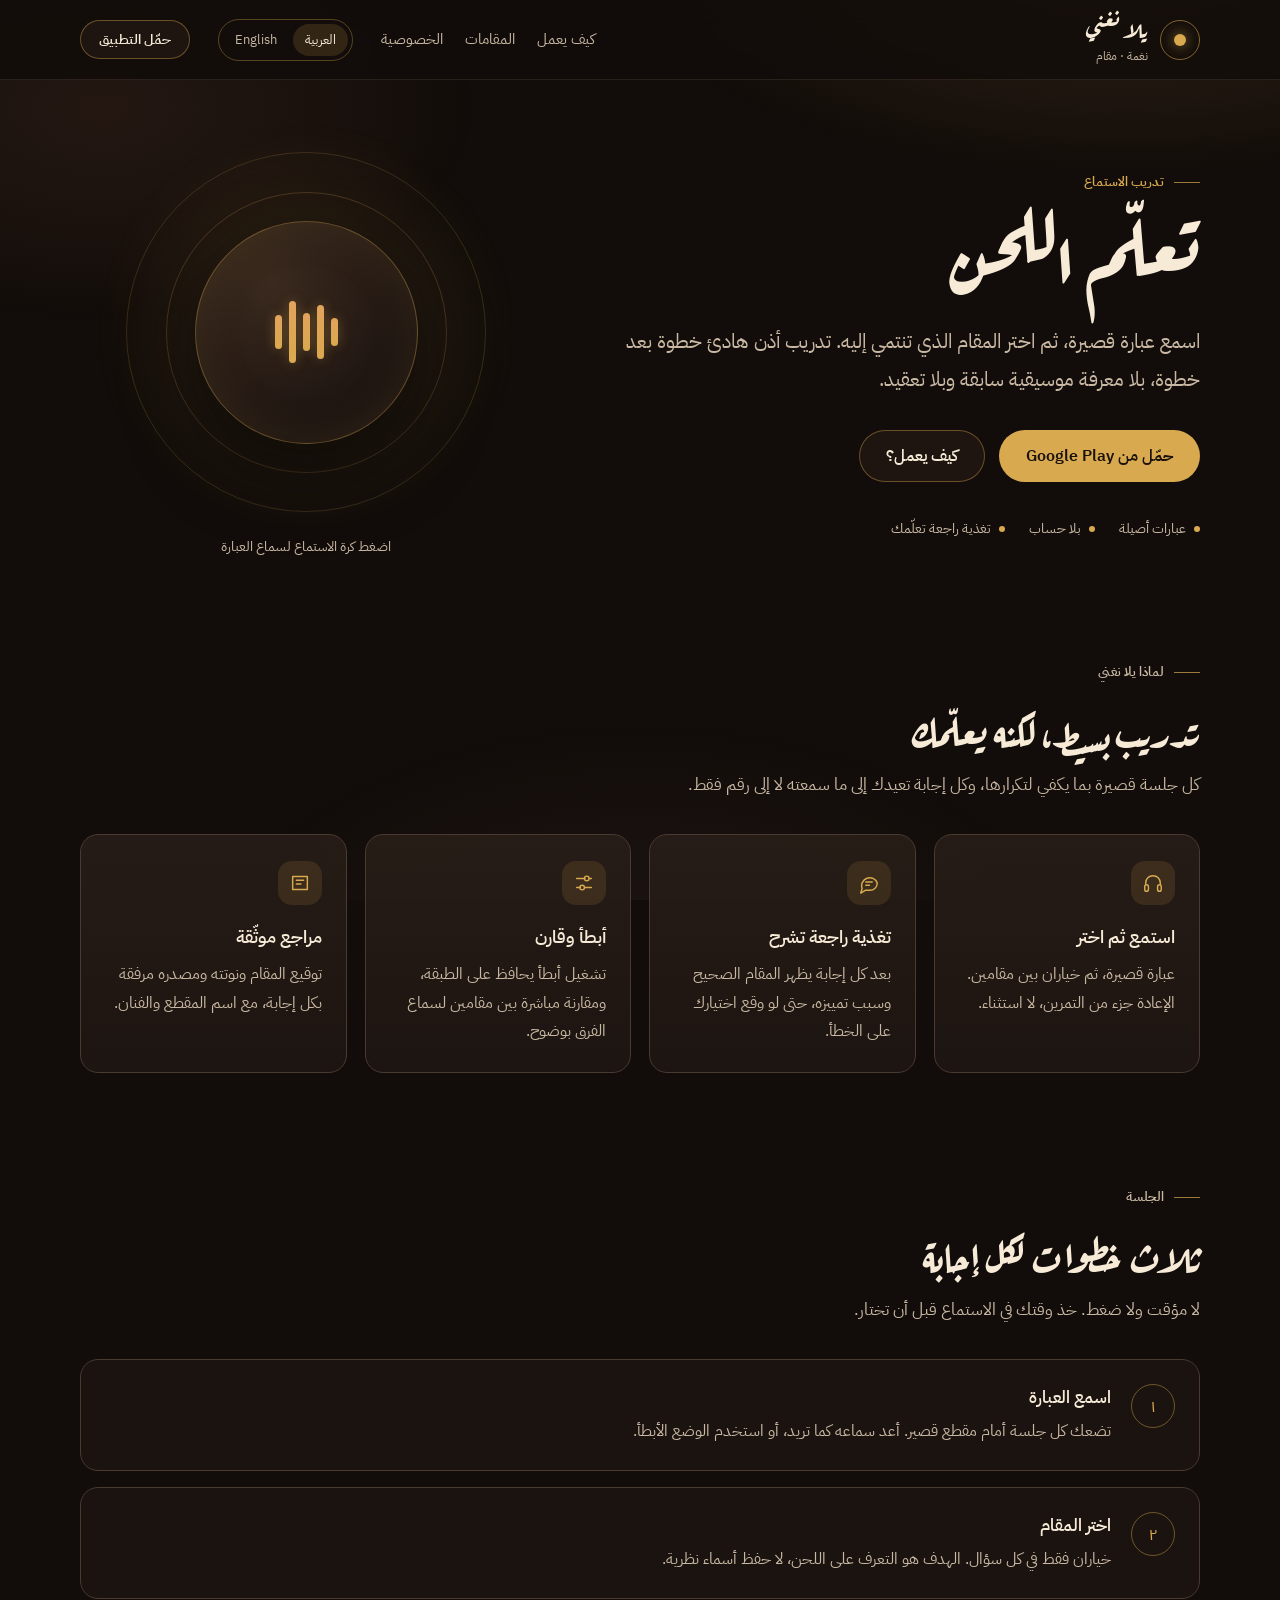
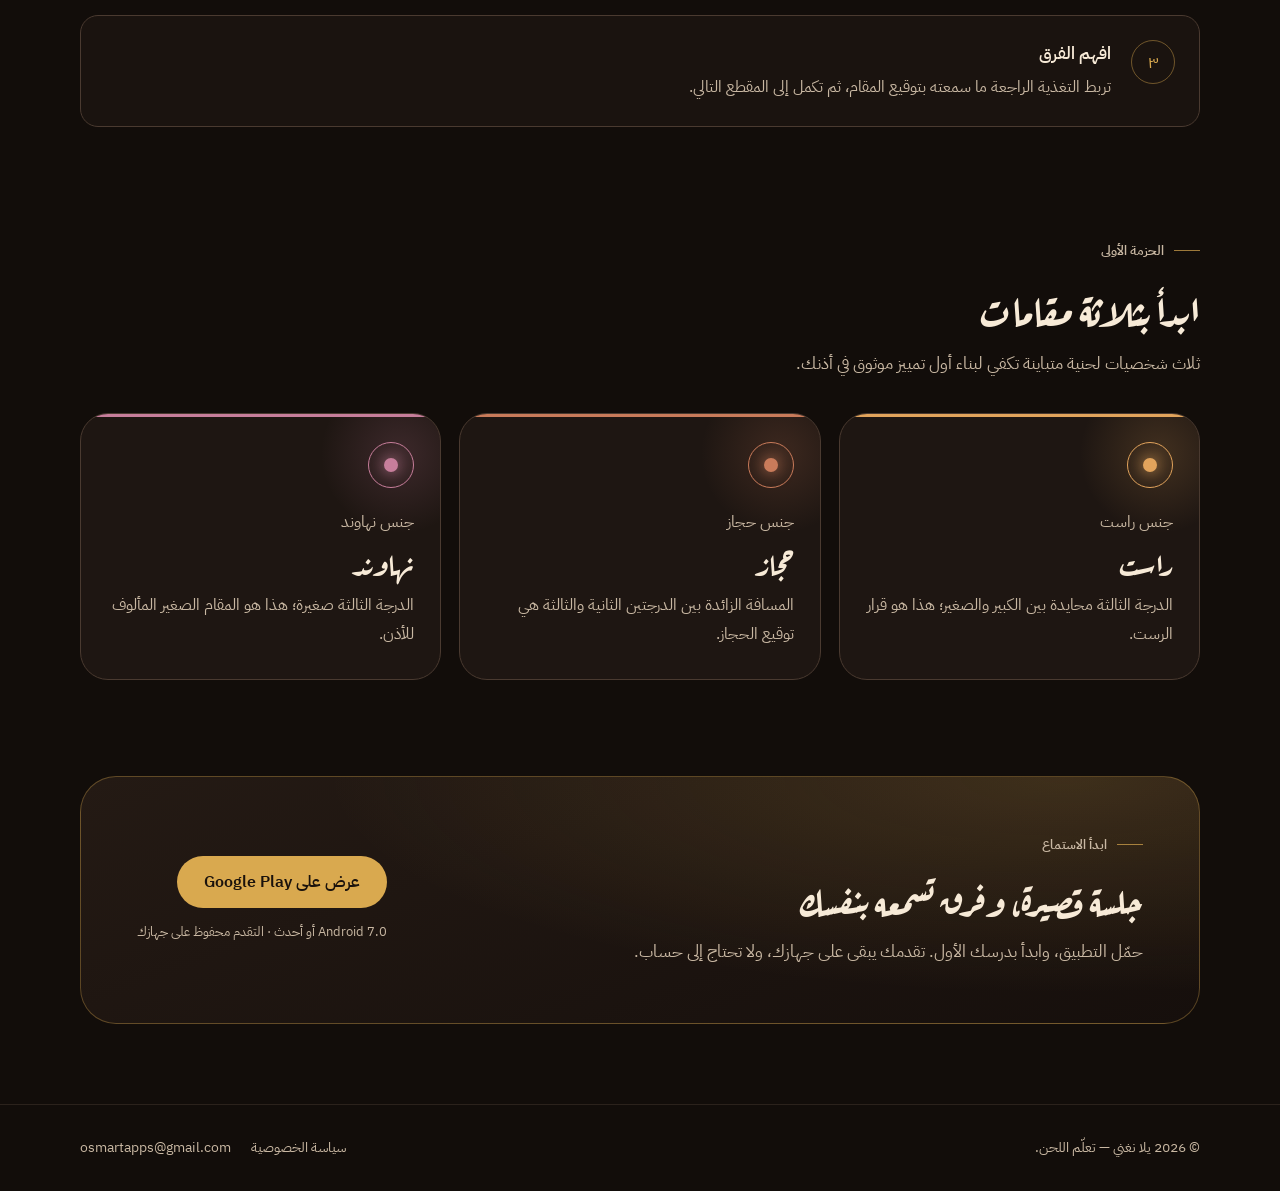
<file: site/public/index.html>
<!DOCTYPE html>
<html lang="ar" dir="rtl">
<head>
  <meta charset="utf-8">
  <meta name="viewport" content="width=device-width, initial-scale=1">
  <title>يلا نغني — تعلّم اللحن</title>
  <meta name="description" content="تطبيق يلا نغني لتدريب الأذن على المقامات: اسمع عبارة قصيرة، ثم اختر المقام. بلا حساب، وبتغذية راجعة تعلّمك الفرق.">
  <meta name="theme-color" content="#120d0a">
  <meta property="og:type" content="website">
  <meta property="og:title" content="يلا نغني — تعلّم اللحن">
  <meta property="og:description" content="اسمع العبارة، ثم اختر المقام. تدريب أذن عربي هادئ بتغذية راجعة تعلّمك.">
  <meta property="og:locale" content="ar_AR">
  <meta property="og:locale:alternate" content="en_US">
  <link rel="alternate" hreflang="ar" href="https://yallanganee-73906702.web.app/">
  <link rel="alternate" hreflang="en" href="https://yallanganee-73906702.web.app/en/">
  <link rel="alternate" hreflang="x-default" href="https://yallanganee-73906702.web.app/">
  <link rel="icon" href="data:image/svg+xml,%3Csvg xmlns='http://www.w3.org/2000/svg' viewBox='0 0 64 64'%3E%3Crect width='64' height='64' rx='14' fill='%23120d0a'/%3E%3Ccircle cx='32' cy='32' r='18' fill='none' stroke='%23d9a94f' stroke-width='2.5'/%3E%3Ccircle cx='32' cy='32' r='7' fill='%23d9a94f'/%3E%3C/svg%3E">
  <link rel="preload" href="assets/fonts/ArefRuqaa-Bold.ttf" as="font" type="font/ttf" crossorigin>
  <link rel="stylesheet" href="assets/css/site.css">
</head>
<body>
  <a class="skip-link" href="#main">تجاوز إلى المحتوى</a>

  <header class="site-header">
    <div class="wrap header-inner">
      <a class="brand" href="index.html" aria-label="يلا نغني — الرئيسية">
        <span class="brand-mark" aria-hidden="true"></span>
        <span>
          <span class="brand-name">يلا نغني</span>
          <span class="brand-tag">نغمة · مقام</span>
        </span>
      </a>
      <nav class="site-nav" aria-label="التنقل الرئيسي">
        <a href="#how">كيف يعمل</a>
        <a href="#maqams">المقامات</a>
        <a href="privacy.html">الخصوصية</a>
      </nav>
      <div class="lang-switch" role="group" aria-label="اللغة">
        <a href="index.html" lang="ar" hreflang="ar" aria-current="true">العربية</a>
        <a href="en/index.html" lang="en" hreflang="en">English</a>
      </div>
      <a class="btn btn-small btn-ghost" href="#download">حمّل التطبيق</a>
    </div>
  </header>

  <main id="main">
    <section class="hero">
      <div class="wrap hero-grid">
        <div>
          <p class="kicker">تدريب الاستماع</p>
          <h1>تعلّم اللحن</h1>
          <p class="lede">
            اسمع عبارة قصيرة، ثم اختر المقام الذي تنتمي إليه. تدريب أذن هادئ خطوة بعد
            خطوة، بلا معرفة موسيقية سابقة وبلا تعقيد.
          </p>
          <div class="hero-actions">
            <a class="btn btn-primary" href="https://play.google.com/store/apps/details?id=com.osmartapps.yallanghanee">
              حمّل من Google Play
            </a>
            <a class="btn btn-ghost" href="#how">كيف يعمل؟</a>
          </div>
          <ul class="hero-chips" aria-label="مزايا التطبيق">
            <li>عبارات أصيلة</li>
            <li>بلا حساب</li>
            <li>تغذية راجعة تعلّمك</li>
          </ul>
        </div>

        <div class="orb-stage">
          <div class="orb" aria-hidden="true">
            <span class="orb-ring orb-ring-1"></span>
            <span class="orb-ring orb-ring-2"></span>
            <span class="orb-core">
              <i></i><i></i><i></i><i></i><i></i>
            </span>
          </div>
          <p class="orb-caption">اضغط كرة الاستماع لسماع العبارة</p>
        </div>
      </div>
    </section>

    <section class="section" id="why">
      <div class="wrap">
        <div class="section-head">
          <p class="kicker">لماذا يلا نغني</p>
          <h2>تدريب بسيط، لكنه يعلّمك</h2>
          <p>كل جلسة قصيرة بما يكفي لتكرارها، وكل إجابة تعيدك إلى ما سمعته لا إلى رقم فقط.</p>
        </div>

        <div class="grid">
          <article class="card">
            <span class="card-icon" aria-hidden="true">
              <svg viewBox="0 0 24 24" width="22" height="22" fill="none" stroke="currentColor" stroke-width="1.6" stroke-linecap="round" stroke-linejoin="round">
                <path d="M4 14v-2a8 8 0 0 1 16 0v2"/>
                <rect x="3" y="14" width="4" height="7" rx="2"/>
                <rect x="17" y="14" width="4" height="7" rx="2"/>
              </svg>
            </span>
            <h3>استمع ثم اختر</h3>
            <p>عبارة قصيرة، ثم خياران بين مقامين. الإعادة جزء من التمرين، لا استثناء.</p>
          </article>

          <article class="card">
            <span class="card-icon" aria-hidden="true">
              <svg viewBox="0 0 24 24" width="22" height="22" fill="none" stroke="currentColor" stroke-width="1.6" stroke-linecap="round" stroke-linejoin="round">
                <path d="M21 12a8 8 0 0 1-8 8H8l-5 3 1.5-5A8 8 0 1 1 21 12Z"/>
                <path d="M8.5 11h7M8.5 14.5h4"/>
              </svg>
            </span>
            <h3>تغذية راجعة تشرح</h3>
            <p>بعد كل إجابة يظهر المقام الصحيح وسبب تمييزه، حتى لو وقع اختيارك على الخطأ.</p>
          </article>

          <article class="card">
            <span class="card-icon" aria-hidden="true">
              <svg viewBox="0 0 24 24" width="22" height="22" fill="none" stroke="currentColor" stroke-width="1.6" stroke-linecap="round" stroke-linejoin="round">
                <path d="M4 7h9M18 7h2M4 17h4M13 17h7"/>
                <circle cx="15" cy="7" r="2.5"/>
                <circle cx="10" cy="17" r="2.5"/>
              </svg>
            </span>
            <h3>أبطأ وقارن</h3>
            <p>تشغيل أبطأ يحافظ على الطبقة، ومقارنة مباشرة بين مقامين لسماع الفرق بوضوح.</p>
          </article>

          <article class="card">
            <span class="card-icon" aria-hidden="true">
              <svg viewBox="0 0 24 24" width="22" height="22" fill="none" stroke="currentColor" stroke-width="1.6" stroke-linecap="round" stroke-linejoin="round">
                <path d="M4 5h16v14H4z"/>
                <path d="M8 9h8M8 13h5"/>
              </svg>
            </span>
            <h3>مراجع موثّقة</h3>
            <p>توقيع المقام ونوتته ومصدره مرفقة بكل إجابة، مع اسم المقطع والفنان.</p>
          </article>
        </div>
      </div>
    </section>

    <section class="section" id="how">
      <div class="wrap">
        <div class="section-head">
          <p class="kicker">الجلسة</p>
          <h2>ثلاث خطوات لكل إجابة</h2>
          <p>لا مؤقت ولا ضغط. خذ وقتك في الاستماع قبل أن تختار.</p>
        </div>

        <ol class="steps">
          <li class="step">
            <div>
              <h3>اسمع العبارة</h3>
              <p>تضعك كل جلسة أمام مقطع قصير. أعد سماعه كما تريد، أو استخدم الوضع الأبطأ.</p>
            </div>
          </li>
          <li class="step">
            <div>
              <h3>اختر المقام</h3>
              <p>خياران فقط في كل سؤال. الهدف هو التعرف على اللحن، لا حفظ أسماء نظرية.</p>
            </div>
          </li>
          <li class="step">
            <div>
              <h3>افهم الفرق</h3>
              <p>تربط التغذية الراجعة ما سمعته بتوقيع المقام، ثم تكمل إلى المقطع التالي.</p>
            </div>
          </li>
        </ol>
      </div>
    </section>

    <section class="section" id="maqams">
      <div class="wrap">
        <div class="section-head">
          <p class="kicker">الحزمة الأولى</p>
          <h2>ابدأ بثلاثة مقامات</h2>
          <p>ثلاث شخصيات لحنية متباينة تكفي لبناء أول تمييز موثوق في أذنك.</p>
        </div>

        <div class="maqams">
          <article class="maqam maqam-rast">
            <span class="maqam-sigil" aria-hidden="true"></span>
            <p class="maqam-jins">جنس راست</p>
            <h3>راست</h3>
            <p>الدرجة الثالثة محايدة بين الكبير والصغير؛ هذا هو قرار الرست.</p>
          </article>

          <article class="maqam maqam-hijaz">
            <span class="maqam-sigil" aria-hidden="true"></span>
            <p class="maqam-jins">جنس حجاز</p>
            <h3>حجاز</h3>
            <p>المسافة الزائدة بين الدرجتين الثانية والثالثة هي توقيع الحجاز.</p>
          </article>

          <article class="maqam maqam-nahawand">
            <span class="maqam-sigil" aria-hidden="true"></span>
            <p class="maqam-jins">جنس نهاوند</p>
            <h3>نهاوند</h3>
            <p>الدرجة الثالثة صغيرة؛ هذا هو المقام الصغير المألوف للأذن.</p>
          </article>
        </div>
      </div>
    </section>

    <section class="download" id="download">
      <div class="wrap">
        <div class="download-panel">
          <div>
            <p class="kicker">ابدأ الاستماع</p>
            <h2>جلسة قصيرة، وفرق تسمعه بنفسك</h2>
            <p>حمّل التطبيق، وابدأ بدرسك الأول. تقدمك يبقى على جهازك، ولا تحتاج إلى حساب.</p>
          </div>
          <div class="download-actions">
            <a class="btn btn-primary" href="https://play.google.com/store/apps/details?id=com.osmartapps.yallanghanee">
              عرض على Google Play
            </a>
            <p class="fineprint">Android 7.0 أو أحدث · التقدم محفوظ على جهازك</p>
          </div>
        </div>
      </div>
    </section>
  </main>

  <footer class="site-footer">
    <div class="wrap footer-inner">
      <p>© 2026 يلا نغني — تعلّم اللحن.</p>
      <nav class="footer-links" aria-label="روابط التذييل">
        <a href="privacy.html">سياسة الخصوصية</a>
        <a href="mailto:osmartapps@gmail.com">osmartapps@gmail.com</a>
      </nav>
    </div>
  </footer>
</body>
</html>
</file>
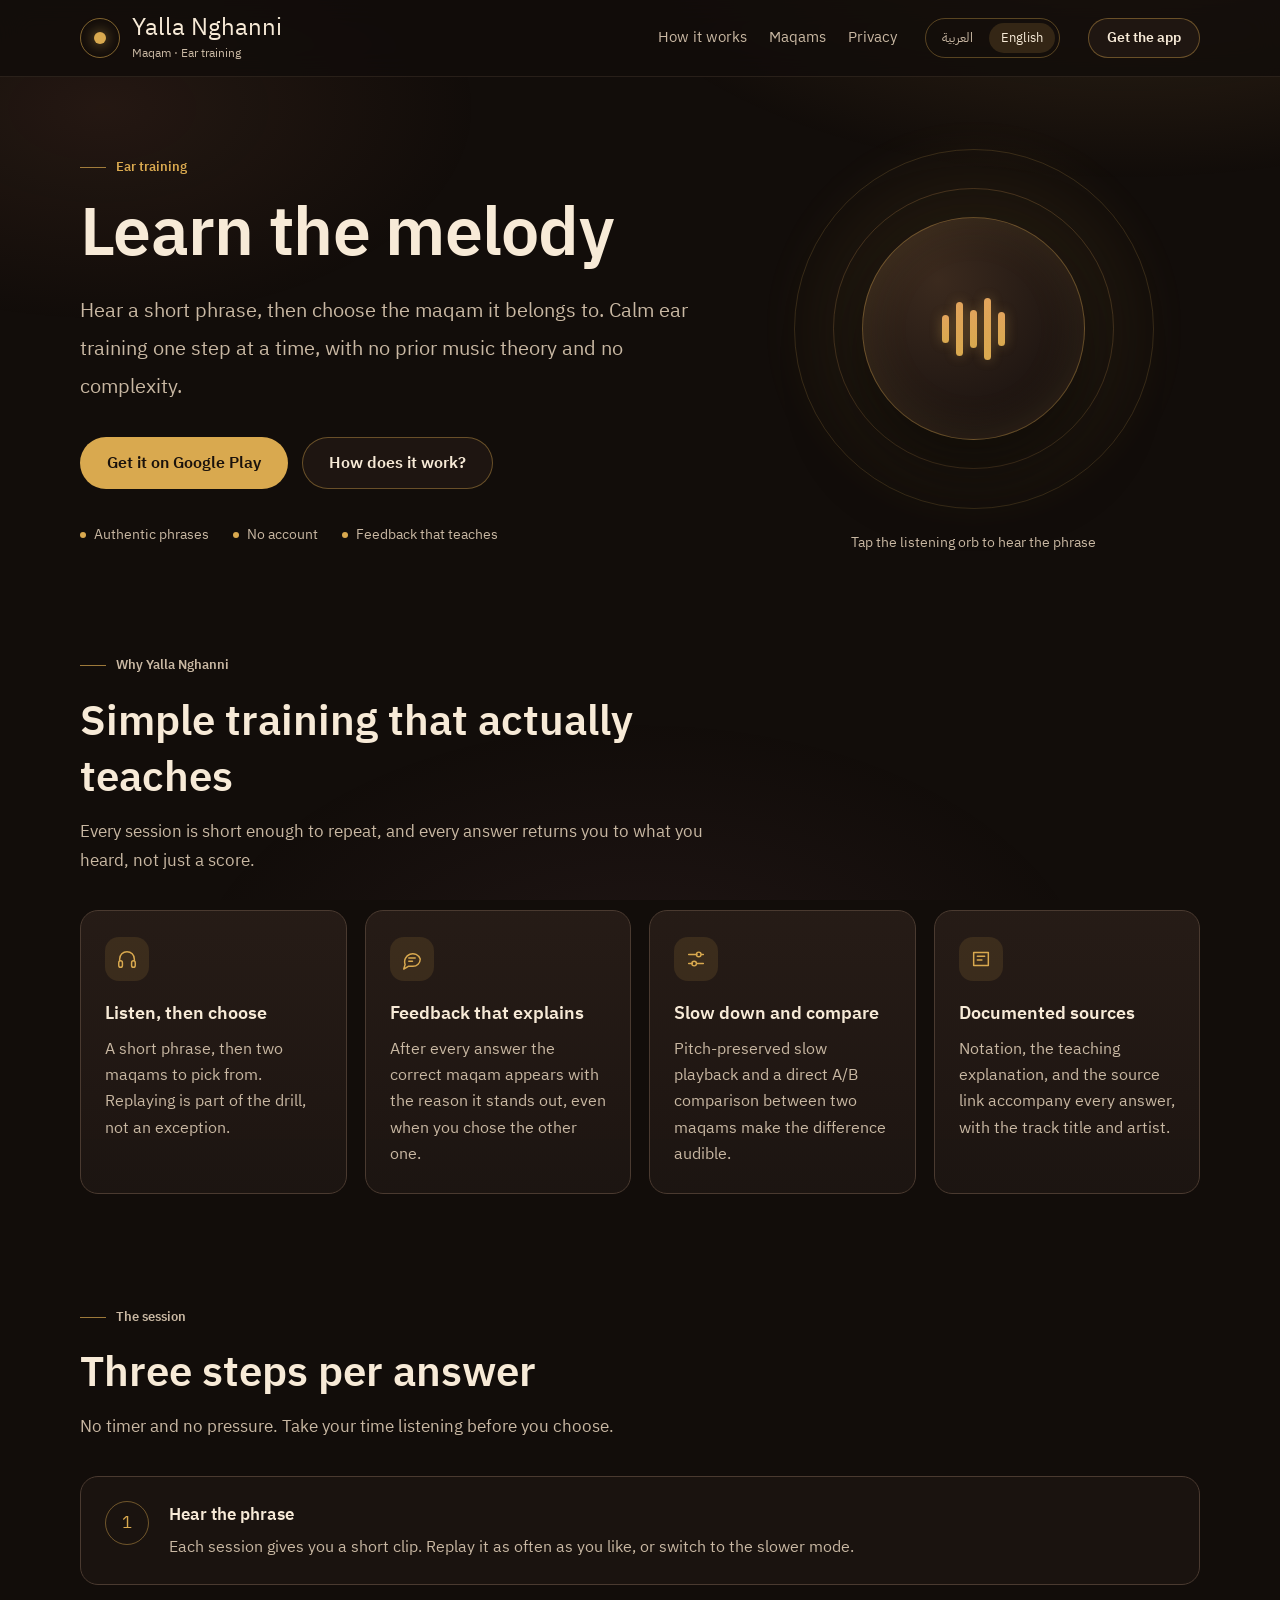
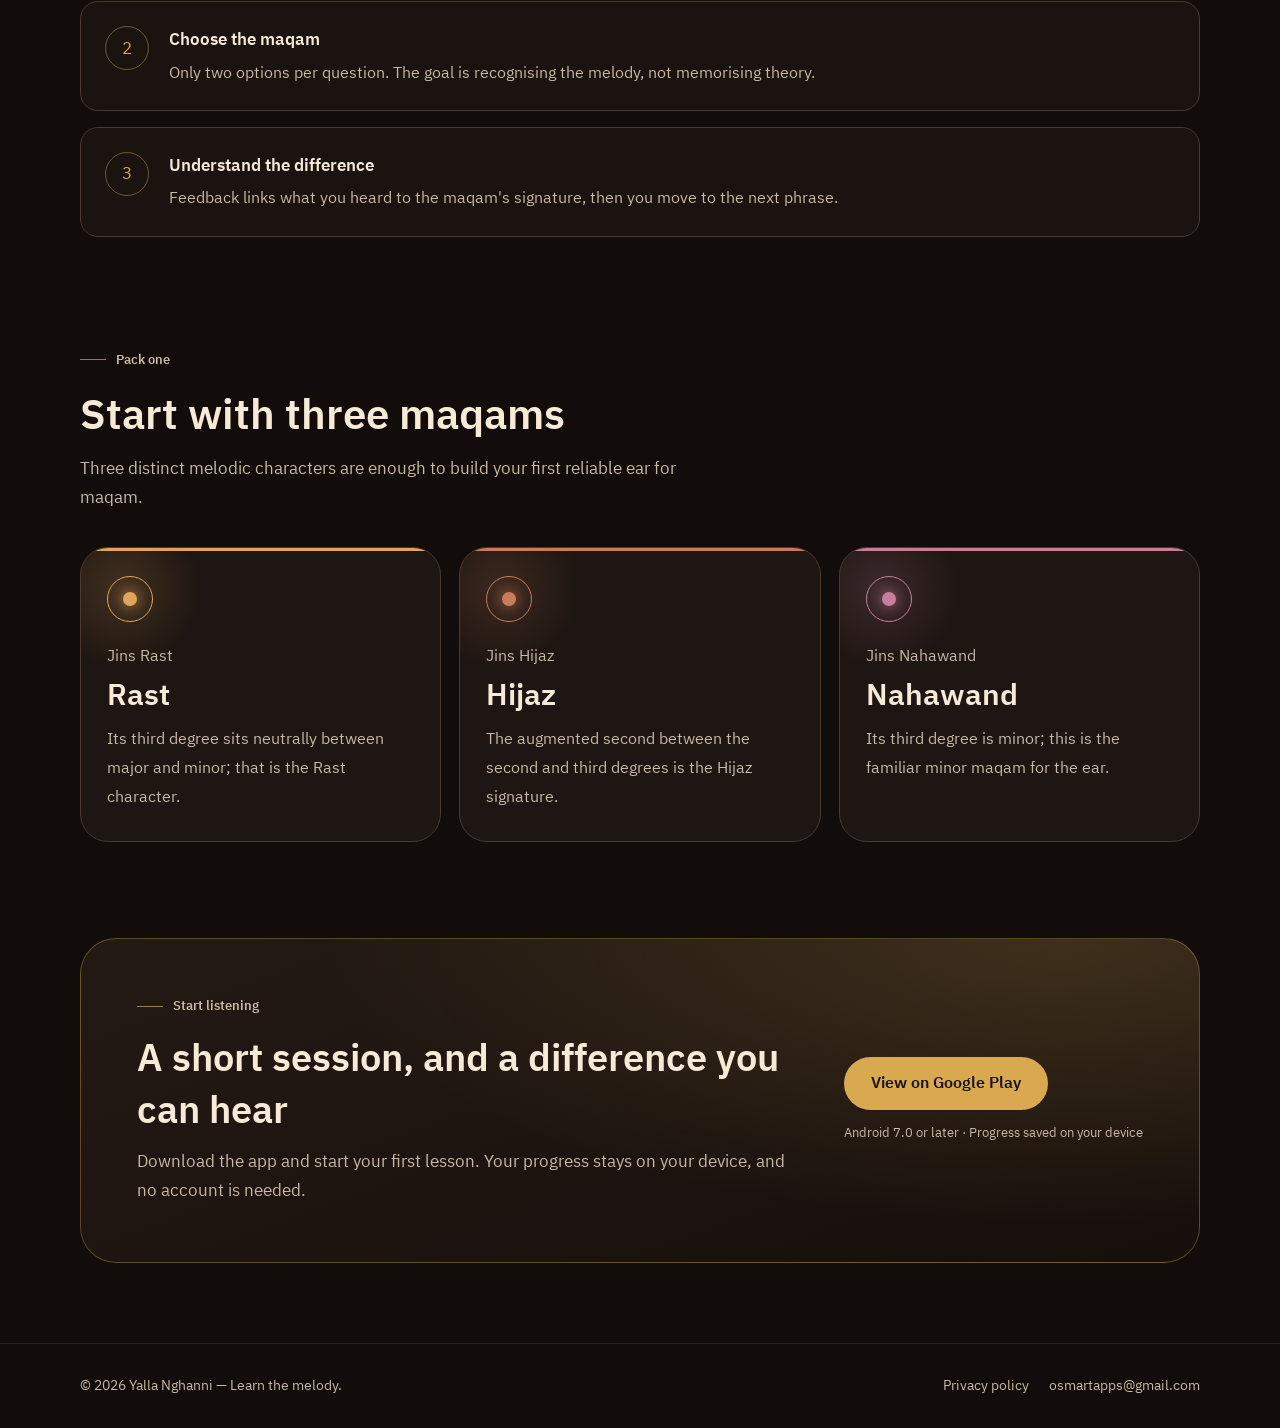
<file: site/public/en/index.html>
<!DOCTYPE html>
<html lang="en" dir="ltr">
<head>
  <meta charset="utf-8">
  <meta name="viewport" content="width=device-width, initial-scale=1">
  <title>Yalla Nghanni — Learn the Melody</title>
  <meta name="description" content="Yalla Nghanni is a maqam ear-training app: hear a short phrase, then choose the maqam. No account, and every answer teaches you the difference.">
  <meta name="theme-color" content="#120d0a">
  <meta property="og:type" content="website">
  <meta property="og:title" content="Yalla Nghanni — Learn the Melody">
  <meta property="og:description" content="Hear the phrase, then choose the maqam. Calm Arabic ear training with teaching feedback.">
  <meta property="og:locale" content="en_US">
  <meta property="og:locale:alternate" content="ar_AR">
  <link rel="alternate" hreflang="ar" href="https://yallanganee-73906702.web.app/">
  <link rel="alternate" hreflang="en" href="https://yallanganee-73906702.web.app/en/">
  <link rel="alternate" hreflang="x-default" href="https://yallanganee-73906702.web.app/">
  <link rel="icon" href="data:image/svg+xml,%3Csvg xmlns='http://www.w3.org/2000/svg' viewBox='0 0 64 64'%3E%3Crect width='64' height='64' rx='14' fill='%23120d0a'/%3E%3Ccircle cx='32' cy='32' r='18' fill='none' stroke='%23d9a94f' stroke-width='2.5'/%3E%3Ccircle cx='32' cy='32' r='7' fill='%23d9a94f'/%3E%3C/svg%3E">
  <link rel="preload" href="../assets/fonts/IBMPlexSansArabic-SemiBold.ttf" as="font" type="font/ttf" crossorigin>
  <link rel="stylesheet" href="../assets/css/site.css">
</head>
<body>
  <a class="skip-link" href="#main">Skip to content</a>

  <header class="site-header">
    <div class="wrap header-inner">
      <a class="brand" href="index.html" aria-label="Yalla Nghanni — home">
        <span class="brand-mark" aria-hidden="true"></span>
        <span>
          <span class="brand-name">Yalla Nghanni</span>
          <span class="brand-tag">Maqam · Ear training</span>
        </span>
      </a>
      <nav class="site-nav" aria-label="Main navigation">
        <a href="#how">How it works</a>
        <a href="#maqams">Maqams</a>
        <a href="privacy.html">Privacy</a>
      </nav>
      <div class="lang-switch" role="group" aria-label="Language">
        <a href="../index.html" lang="ar" hreflang="ar">العربية</a>
        <a href="index.html" lang="en" hreflang="en" aria-current="true">English</a>
      </div>
      <a class="btn btn-small btn-ghost" href="#download">Get the app</a>
    </div>
  </header>

  <main id="main">
    <section class="hero">
      <div class="wrap hero-grid">
        <div>
          <p class="kicker">Ear training</p>
          <h1>Learn the melody</h1>
          <p class="lede">
            Hear a short phrase, then choose the maqam it belongs to. Calm ear training
            one step at a time, with no prior music theory and no complexity.
          </p>
          <div class="hero-actions">
            <a class="btn btn-primary" href="https://play.google.com/store/apps/details?id=com.osmartapps.yallanghanee">
              Get it on Google Play
            </a>
            <a class="btn btn-ghost" href="#how">How does it work?</a>
          </div>
          <ul class="hero-chips" aria-label="App highlights">
            <li>Authentic phrases</li>
            <li>No account</li>
            <li>Feedback that teaches</li>
          </ul>
        </div>

        <div class="orb-stage">
          <div class="orb" aria-hidden="true">
            <span class="orb-ring orb-ring-1"></span>
            <span class="orb-ring orb-ring-2"></span>
            <span class="orb-core">
              <i></i><i></i><i></i><i></i><i></i>
            </span>
          </div>
          <p class="orb-caption">Tap the listening orb to hear the phrase</p>
        </div>
      </div>
    </section>

    <section class="section" id="why">
      <div class="wrap">
        <div class="section-head">
          <p class="kicker">Why Yalla Nghanni</p>
          <h2>Simple training that actually teaches</h2>
          <p>Every session is short enough to repeat, and every answer returns you to what you heard, not just a score.</p>
        </div>

        <div class="grid">
          <article class="card">
            <span class="card-icon" aria-hidden="true">
              <svg viewBox="0 0 24 24" width="22" height="22" fill="none" stroke="currentColor" stroke-width="1.6" stroke-linecap="round" stroke-linejoin="round">
                <path d="M4 14v-2a8 8 0 0 1 16 0v2"/>
                <rect x="3" y="14" width="4" height="7" rx="2"/>
                <rect x="17" y="14" width="4" height="7" rx="2"/>
              </svg>
            </span>
            <h3>Listen, then choose</h3>
            <p>A short phrase, then two maqams to pick from. Replaying is part of the drill, not an exception.</p>
          </article>

          <article class="card">
            <span class="card-icon" aria-hidden="true">
              <svg viewBox="0 0 24 24" width="22" height="22" fill="none" stroke="currentColor" stroke-width="1.6" stroke-linecap="round" stroke-linejoin="round">
                <path d="M21 12a8 8 0 0 1-8 8H8l-5 3 1.5-5A8 8 0 1 1 21 12Z"/>
                <path d="M8.5 11h7M8.5 14.5h4"/>
              </svg>
            </span>
            <h3>Feedback that explains</h3>
            <p>After every answer the correct maqam appears with the reason it stands out, even when you chose the other one.</p>
          </article>

          <article class="card">
            <span class="card-icon" aria-hidden="true">
              <svg viewBox="0 0 24 24" width="22" height="22" fill="none" stroke="currentColor" stroke-width="1.6" stroke-linecap="round" stroke-linejoin="round">
                <path d="M4 7h9M18 7h2M4 17h4M13 17h7"/>
                <circle cx="15" cy="7" r="2.5"/>
                <circle cx="10" cy="17" r="2.5"/>
              </svg>
            </span>
            <h3>Slow down and compare</h3>
            <p>Pitch-preserved slow playback and a direct A/B comparison between two maqams make the difference audible.</p>
          </article>

          <article class="card">
            <span class="card-icon" aria-hidden="true">
              <svg viewBox="0 0 24 24" width="22" height="22" fill="none" stroke="currentColor" stroke-width="1.6" stroke-linecap="round" stroke-linejoin="round">
                <path d="M4 5h16v14H4z"/>
                <path d="M8 9h8M8 13h5"/>
              </svg>
            </span>
            <h3>Documented sources</h3>
            <p>Notation, the teaching explanation, and the source link accompany every answer, with the track title and artist.</p>
          </article>
        </div>
      </div>
    </section>

    <section class="section" id="how">
      <div class="wrap">
        <div class="section-head">
          <p class="kicker">The session</p>
          <h2>Three steps per answer</h2>
          <p>No timer and no pressure. Take your time listening before you choose.</p>
        </div>

        <ol class="steps">
          <li class="step">
            <div>
              <h3>Hear the phrase</h3>
              <p>Each session gives you a short clip. Replay it as often as you like, or switch to the slower mode.</p>
            </div>
          </li>
          <li class="step">
            <div>
              <h3>Choose the maqam</h3>
              <p>Only two options per question. The goal is recognising the melody, not memorising theory.</p>
            </div>
          </li>
          <li class="step">
            <div>
              <h3>Understand the difference</h3>
              <p>Feedback links what you heard to the maqam's signature, then you move to the next phrase.</p>
            </div>
          </li>
        </ol>
      </div>
    </section>

    <section class="section" id="maqams">
      <div class="wrap">
        <div class="section-head">
          <p class="kicker">Pack one</p>
          <h2>Start with three maqams</h2>
          <p>Three distinct melodic characters are enough to build your first reliable ear for maqam.</p>
        </div>

        <div class="maqams">
          <article class="maqam maqam-rast">
            <span class="maqam-sigil" aria-hidden="true"></span>
            <p class="maqam-jins">Jins Rast</p>
            <h3>Rast</h3>
            <p>Its third degree sits neutrally between major and minor; that is the Rast character.</p>
          </article>

          <article class="maqam maqam-hijaz">
            <span class="maqam-sigil" aria-hidden="true"></span>
            <p class="maqam-jins">Jins Hijaz</p>
            <h3>Hijaz</h3>
            <p>The augmented second between the second and third degrees is the Hijaz signature.</p>
          </article>

          <article class="maqam maqam-nahawand">
            <span class="maqam-sigil" aria-hidden="true"></span>
            <p class="maqam-jins">Jins Nahawand</p>
            <h3>Nahawand</h3>
            <p>Its third degree is minor; this is the familiar minor maqam for the ear.</p>
          </article>
        </div>
      </div>
    </section>

    <section class="download" id="download">
      <div class="wrap">
        <div class="download-panel">
          <div>
            <p class="kicker">Start listening</p>
            <h2>A short session, and a difference you can hear</h2>
            <p>Download the app and start your first lesson. Your progress stays on your device, and no account is needed.</p>
          </div>
          <div class="download-actions">
            <a class="btn btn-primary" href="https://play.google.com/store/apps/details?id=com.osmartapps.yallanghanee">
              View on Google Play
            </a>
            <p class="fineprint">Android 7.0 or later · Progress saved on your device</p>
          </div>
        </div>
      </div>
    </section>
  </main>

  <footer class="site-footer">
    <div class="wrap footer-inner">
      <p>© 2026 Yalla Nghanni — Learn the melody.</p>
      <nav class="footer-links" aria-label="Footer links">
        <a href="privacy.html">Privacy policy</a>
        <a href="mailto:osmartapps@gmail.com">osmartapps@gmail.com</a>
      </nav>
    </div>
  </footer>
</body>
</html>
</file>
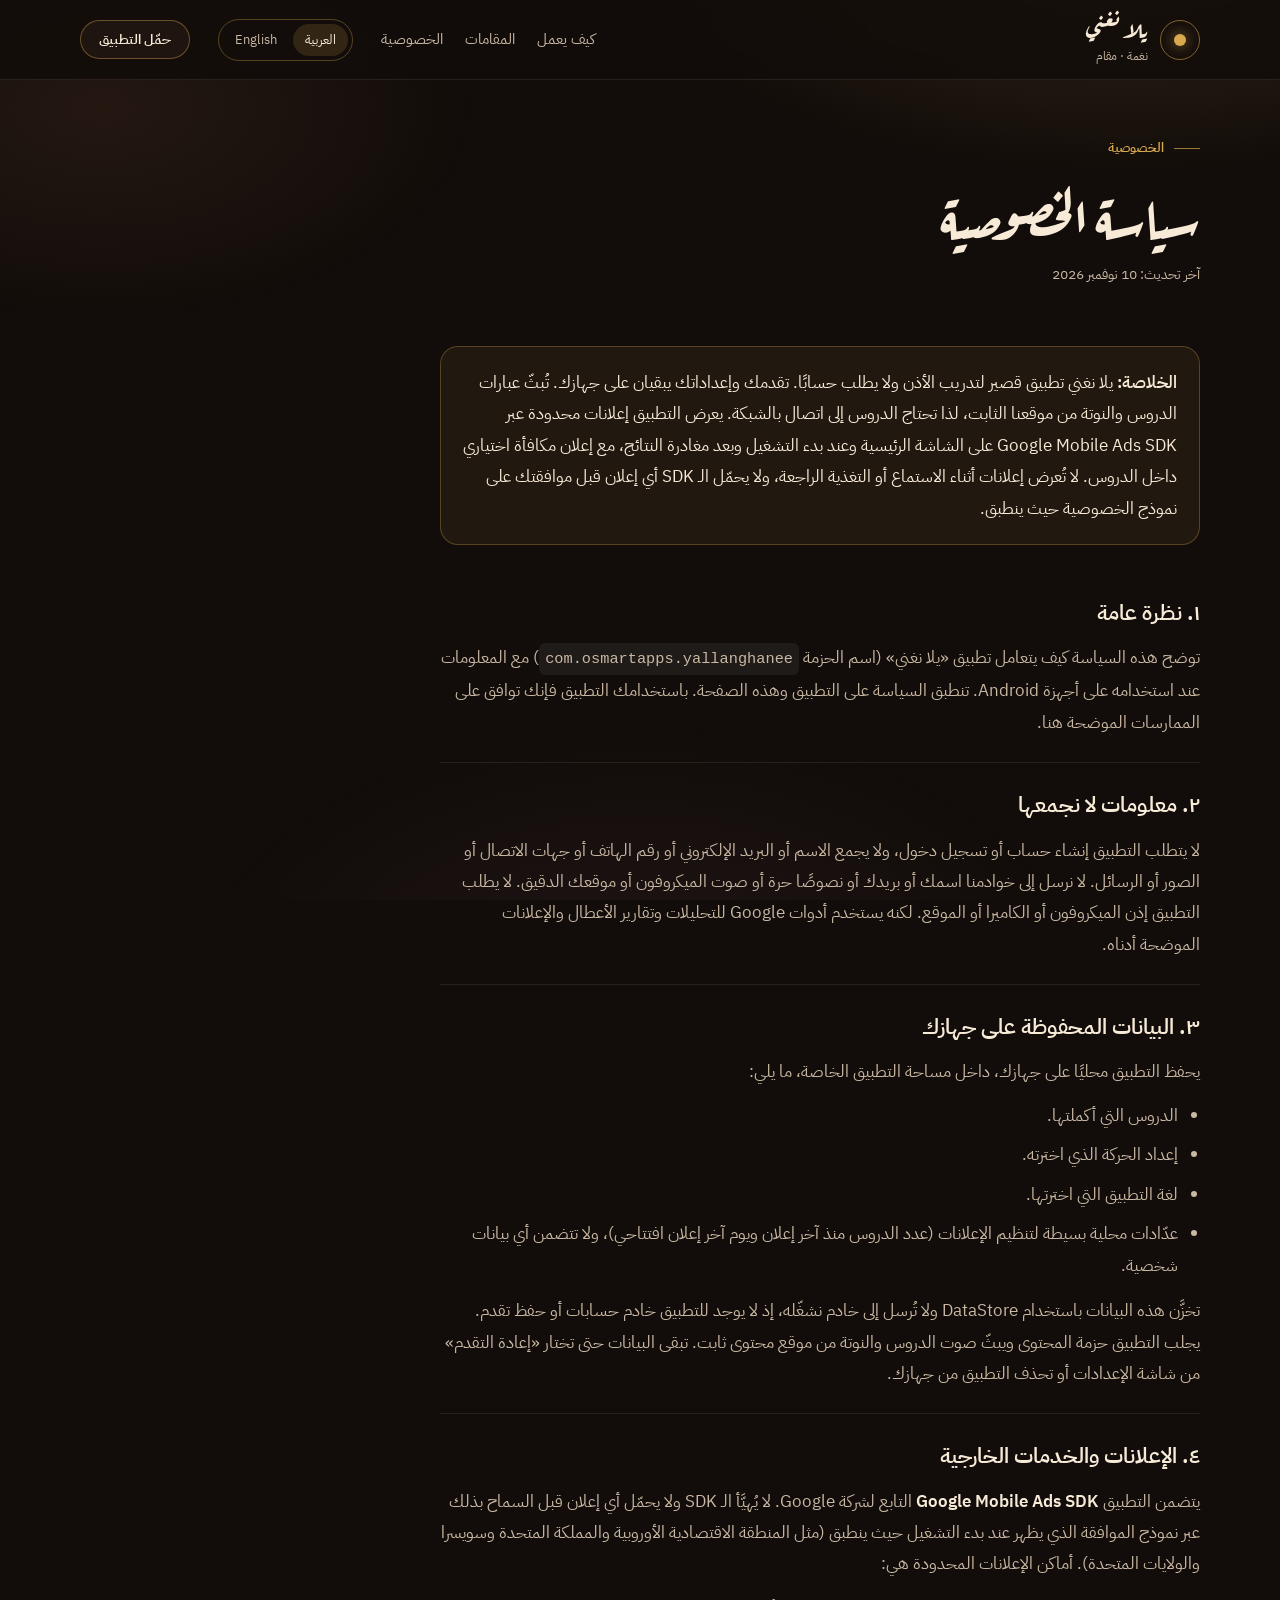
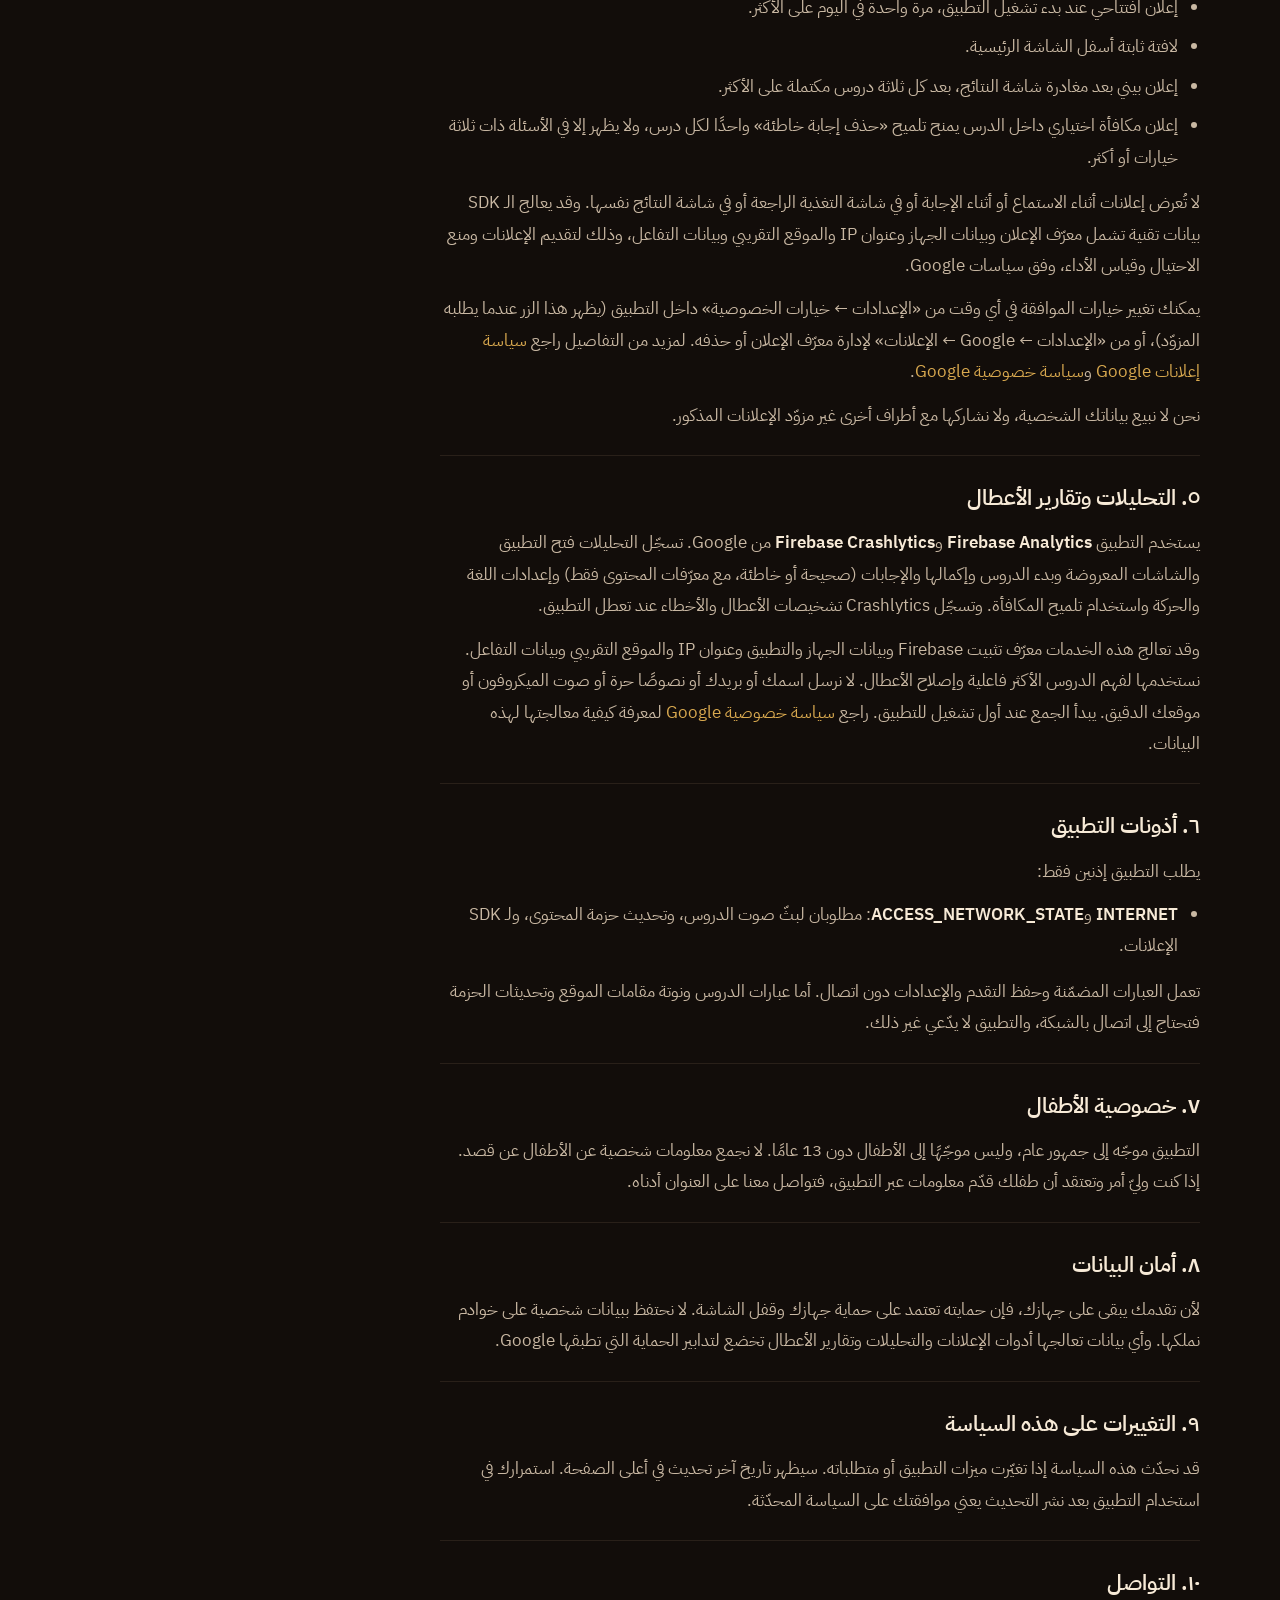
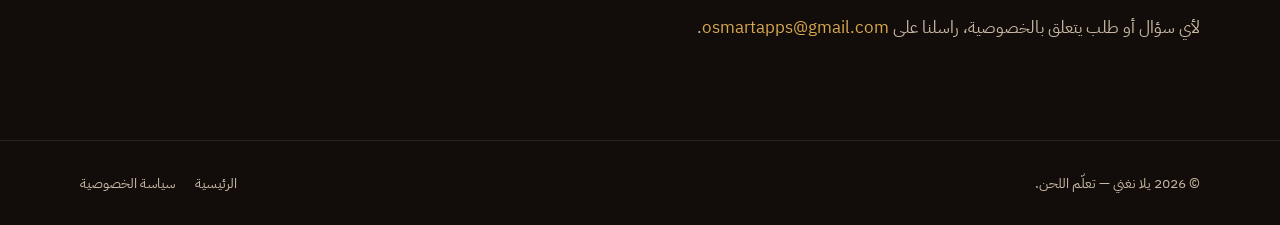
<file: site/public/privacy.html>
<!DOCTYPE html>
<html lang="ar" dir="rtl">
<head>
  <meta charset="utf-8">
  <meta name="viewport" content="width=device-width, initial-scale=1">
  <title>سياسة الخصوصية — يلا نغني</title>
  <meta name="description" content="سياسة الخصوصية لتطبيق يلا نغني: تقدمك يبقى على جهازك، ولا تحتاج إلى حساب، مع إفصاح عن Google Mobile Ads وFirebase Analytics وCrashlytics.">
  <meta name="theme-color" content="#120d0a">
  <meta property="og:type" content="article">
  <meta property="og:title" content="سياسة الخصوصية — يلا نغني">
  <meta property="og:description" content="كيف يتعامل تطبيق يلا نغني مع بياناتك: تخزين محلي للتقدم، بلا حساب، وإفصاح عن SDK الإعلانات والتحليلات وتقارير الأعطال.">
  <meta property="og:locale" content="ar_AR">
  <meta property="og:locale:alternate" content="en_US">
  <link rel="alternate" hreflang="ar" href="https://yallanganee-73906702.web.app/privacy.html">
  <link rel="alternate" hreflang="en" href="https://yallanganee-73906702.web.app/en/privacy.html">
  <link rel="alternate" hreflang="x-default" href="https://yallanganee-73906702.web.app/privacy.html">
  <link rel="icon" href="data:image/svg+xml,%3Csvg xmlns='http://www.w3.org/2000/svg' viewBox='0 0 64 64'%3E%3Crect width='64' height='64' rx='14' fill='%23120d0a'/%3E%3Ccircle cx='32' cy='32' r='18' fill='none' stroke='%23d9a94f' stroke-width='2.5'/%3E%3Ccircle cx='32' cy='32' r='7' fill='%23d9a94f'/%3E%3C/svg%3E">
  <link rel="preload" href="assets/fonts/ArefRuqaa-Bold.ttf" as="font" type="font/ttf" crossorigin>
  <link rel="stylesheet" href="assets/css/site.css">
</head>
<body>
  <a class="skip-link" href="#main">تجاوز إلى المحتوى</a>

  <header class="site-header">
    <div class="wrap header-inner">
      <a class="brand" href="index.html" aria-label="يلا نغني — الرئيسية">
        <span class="brand-mark" aria-hidden="true"></span>
        <span>
          <span class="brand-name">يلا نغني</span>
          <span class="brand-tag">نغمة · مقام</span>
        </span>
      </a>
      <nav class="site-nav" aria-label="التنقل الرئيسي">
        <a href="index.html#how">كيف يعمل</a>
        <a href="index.html#maqams">المقامات</a>
        <a href="privacy.html" aria-current="page">الخصوصية</a>
      </nav>
      <div class="lang-switch" role="group" aria-label="اللغة">
        <a href="privacy.html" lang="ar" hreflang="ar" aria-current="true">العربية</a>
        <a href="en/privacy.html" lang="en" hreflang="en">English</a>
      </div>
      <a class="btn btn-small btn-ghost" href="index.html#download">حمّل التطبيق</a>
    </div>
  </header>

  <main id="main" class="wrap">
    <header class="page-head">
      <p class="kicker">الخصوصية</p>
      <h1>سياسة الخصوصية</h1>
      <p class="page-meta">آخر تحديث: 10 نوفمبر 2026</p>
    </header>

    <article class="prose">
      <div class="callout">
        <p>
          <strong>الخلاصة:</strong> يلا نغني تطبيق قصير لتدريب الأذن ولا يطلب حسابًا. تقدمك
          وإعداداتك يبقيان على جهازك. تُبثّ عبارات الدروس والنوتة من موقعنا الثابت، لذا تحتاج
          الدروس إلى اتصال بالشبكة. يعرض التطبيق إعلانات محدودة عبر Google Mobile Ads SDK على
          الشاشة الرئيسية وعند بدء التشغيل وبعد مغادرة النتائج، مع إعلان مكافأة اختياري داخل
          الدروس. لا تُعرض إعلانات أثناء الاستماع أو التغذية الراجعة، ولا يحمّل الـ SDK أي إعلان
          قبل موافقتك على نموذج الخصوصية حيث ينطبق.
        </p>
      </div>

      <section>
        <h2>١. نظرة عامة</h2>
        <p>
          توضح هذه السياسة كيف يتعامل تطبيق «يلا نغني» (اسم الحزمة
          <code>com.osmartapps.yallanghanee</code>) مع المعلومات عند استخدامه على أجهزة
          Android. تنطبق السياسة على التطبيق وهذه الصفحة. باستخدامك التطبيق فإنك توافق على
          الممارسات الموضحة هنا.
        </p>
      </section>

      <section>
        <h2>٢. معلومات لا نجمعها</h2>
        <p>
          لا يتطلب التطبيق إنشاء حساب أو تسجيل دخول، ولا يجمع الاسم أو البريد الإلكتروني أو
          رقم الهاتف أو جهات الاتصال أو الصور أو الرسائل. لا نرسل إلى خوادمنا اسمك أو بريدك أو
          نصوصًا حرة أو صوت الميكروفون أو موقعك الدقيق. لا يطلب التطبيق إذن الميكروفون أو الكاميرا
          أو الموقع. لكنه يستخدم أدوات Google للتحليلات وتقارير الأعطال والإعلانات الموضحة أدناه.
        </p>
      </section>

      <section>
        <h2>٣. البيانات المحفوظة على جهازك</h2>
        <p>يحفظ التطبيق محليًا على جهازك، داخل مساحة التطبيق الخاصة، ما يلي:</p>
        <ul>
          <li>الدروس التي أكملتها.</li>
          <li>إعداد الحركة الذي اخترته.</li>
          <li>لغة التطبيق التي اخترتها.</li>
          <li>عدّادات محلية بسيطة لتنظيم الإعلانات (عدد الدروس منذ آخر إعلان ويوم آخر إعلان
          افتتاحي)، ولا تتضمن أي بيانات شخصية.</li>
        </ul>
        <p>
          تخزَّن هذه البيانات باستخدام DataStore ولا تُرسل إلى خادم نشغّله، إذ لا يوجد للتطبيق
          خادم حسابات أو حفظ تقدم. يجلب التطبيق حزمة المحتوى ويبثّ صوت الدروس والنوتة من موقع
          محتوى ثابت. تبقى البيانات حتى تختار «إعادة التقدم» من شاشة الإعدادات أو تحذف التطبيق
          من جهازك.
        </p>
      </section>

      <section>
        <h2>٤. الإعلانات والخدمات الخارجية</h2>
        <p>
          يتضمن التطبيق <strong>Google Mobile Ads SDK</strong> التابع لشركة Google. لا يُهيَّأ
          الـ SDK ولا يحمّل أي إعلان قبل السماح بذلك عبر نموذج الموافقة الذي يظهر عند بدء
          التشغيل حيث ينطبق (مثل المنطقة الاقتصادية الأوروبية والمملكة المتحدة وسويسرا والولايات
          المتحدة). أماكن الإعلانات المحدودة هي:
        </p>
        <ul>
          <li>إعلان افتتاحي عند بدء تشغيل التطبيق، مرة واحدة في اليوم على الأكثر.</li>
          <li>لافتة ثابتة أسفل الشاشة الرئيسية.</li>
          <li>إعلان بيني بعد مغادرة شاشة النتائج، بعد كل ثلاثة دروس مكتملة على الأكثر.</li>
          <li>إعلان مكافأة اختياري داخل الدرس يمنح تلميح «حذف إجابة خاطئة» واحدًا لكل درس، ولا
          يظهر إلا في الأسئلة ذات ثلاثة خيارات أو أكثر.</li>
        </ul>
        <p>
          لا تُعرض إعلانات أثناء الاستماع أو أثناء الإجابة أو في شاشة التغذية الراجعة أو في شاشة
          النتائج نفسها. وقد يعالج الـ SDK بيانات تقنية تشمل معرّف الإعلان وبيانات الجهاز وعنوان
          IP والموقع التقريبي وبيانات التفاعل، وذلك لتقديم الإعلانات ومنع الاحتيال وقياس الأداء،
          وفق سياسات Google.
        </p>
        <p>
          يمكنك تغيير خيارات الموافقة في أي وقت من «الإعدادات ← خيارات الخصوصية» داخل التطبيق
          (يظهر هذا الزر عندما يطلبه المزوّد)، أو من «الإعدادات ← Google ← الإعلانات» لإدارة
          معرّف الإعلان أو حذفه. لمزيد من التفاصيل راجع
          <a href="https://policies.google.com/technologies/ads" rel="noopener">سياسة إعلانات Google</a>
          و<a href="https://policies.google.com/privacy" rel="noopener">سياسة خصوصية Google</a>.
        </p>
        <p>نحن لا نبيع بياناتك الشخصية، ولا نشاركها مع أطراف أخرى غير مزوّد الإعلانات المذكور.</p>
      </section>

      <section>
        <h2>٥. التحليلات وتقارير الأعطال</h2>
        <p>
          يستخدم التطبيق <strong>Firebase Analytics</strong> و<strong>Firebase Crashlytics</strong>
          من Google. تسجّل التحليلات فتح التطبيق والشاشات المعروضة وبدء الدروس وإكمالها والإجابات
          (صحيحة أو خاطئة، مع معرّفات المحتوى فقط) وإعدادات اللغة والحركة واستخدام تلميح المكافأة.
          وتسجّل Crashlytics تشخيصات الأعطال والأخطاء عند تعطل التطبيق.
        </p>
        <p>
          وقد تعالج هذه الخدمات معرّف تثبيت Firebase وبيانات الجهاز والتطبيق وعنوان IP والموقع
          التقريبي وبيانات التفاعل. نستخدمها لفهم الدروس الأكثر فاعلية وإصلاح الأعطال. لا نرسل
          اسمك أو بريدك أو نصوصًا حرة أو صوت الميكروفون أو موقعك الدقيق. يبدأ الجمع عند أول تشغيل
          للتطبيق. راجع
          <a href="https://policies.google.com/privacy" rel="noopener">سياسة خصوصية Google</a>
          لمعرفة كيفية معالجتها لهذه البيانات.
        </p>
      </section>

      <section>
        <h2>٦. أذونات التطبيق</h2>
        <p>يطلب التطبيق إذنين فقط:</p>
        <ul>
          <li><strong>INTERNET</strong> و<strong>ACCESS_NETWORK_STATE</strong>: مطلوبان لبثّ صوت الدروس، وتحديث حزمة المحتوى، ولـ SDK الإعلانات.</li>
        </ul>
        <p>
          تعمل العبارات المضمّنة وحفظ التقدم والإعدادات دون اتصال. أما عبارات الدروس ونوتة
          مقامات الموقع وتحديثات الحزمة فتحتاج إلى اتصال بالشبكة، والتطبيق لا يدّعي غير ذلك.
        </p>
      </section>

      <section>
        <h2>٧. خصوصية الأطفال</h2>
        <p>
          التطبيق موجّه إلى جمهور عام، وليس موجّهًا إلى الأطفال دون 13 عامًا. لا نجمع معلومات
          شخصية عن الأطفال عن قصد. إذا كنت وليّ أمر وتعتقد أن طفلك قدّم معلومات عبر التطبيق،
          فتواصل معنا على العنوان أدناه.
        </p>
      </section>

      <section>
        <h2>٨. أمان البيانات</h2>
        <p>
          لأن تقدمك يبقى على جهازك، فإن حمايته تعتمد على حماية جهازك وقفل الشاشة. لا نحتفظ
          ببيانات شخصية على خوادم نملكها. وأي بيانات تعالجها أدوات الإعلانات والتحليلات
          وتقارير الأعطال تخضع لتدابير الحماية التي تطبقها Google.
        </p>
      </section>

      <section>
        <h2>٩. التغييرات على هذه السياسة</h2>
        <p>
          قد نحدّث هذه السياسة إذا تغيّرت ميزات التطبيق أو متطلباته. سيظهر تاريخ آخر تحديث في
          أعلى الصفحة. استمرارك في استخدام التطبيق بعد نشر التحديث يعني موافقتك على السياسة
          المحدّثة.
        </p>
      </section>

      <section>
        <h2>١٠. التواصل</h2>
        <p>
          لأي سؤال أو طلب يتعلق بالخصوصية، راسلنا على
          <a href="mailto:osmartapps@gmail.com">osmartapps@gmail.com</a>.
        </p>
      </section>
    </article>
  </main>

  <footer class="site-footer">
    <div class="wrap footer-inner">
      <p>© 2026 يلا نغني — تعلّم اللحن.</p>
      <nav class="footer-links" aria-label="روابط التذييل">
        <a href="index.html">الرئيسية</a>
        <a href="privacy.html" aria-current="page">سياسة الخصوصية</a>
      </nav>
    </div>
  </footer>
</body>
</html>
</file>
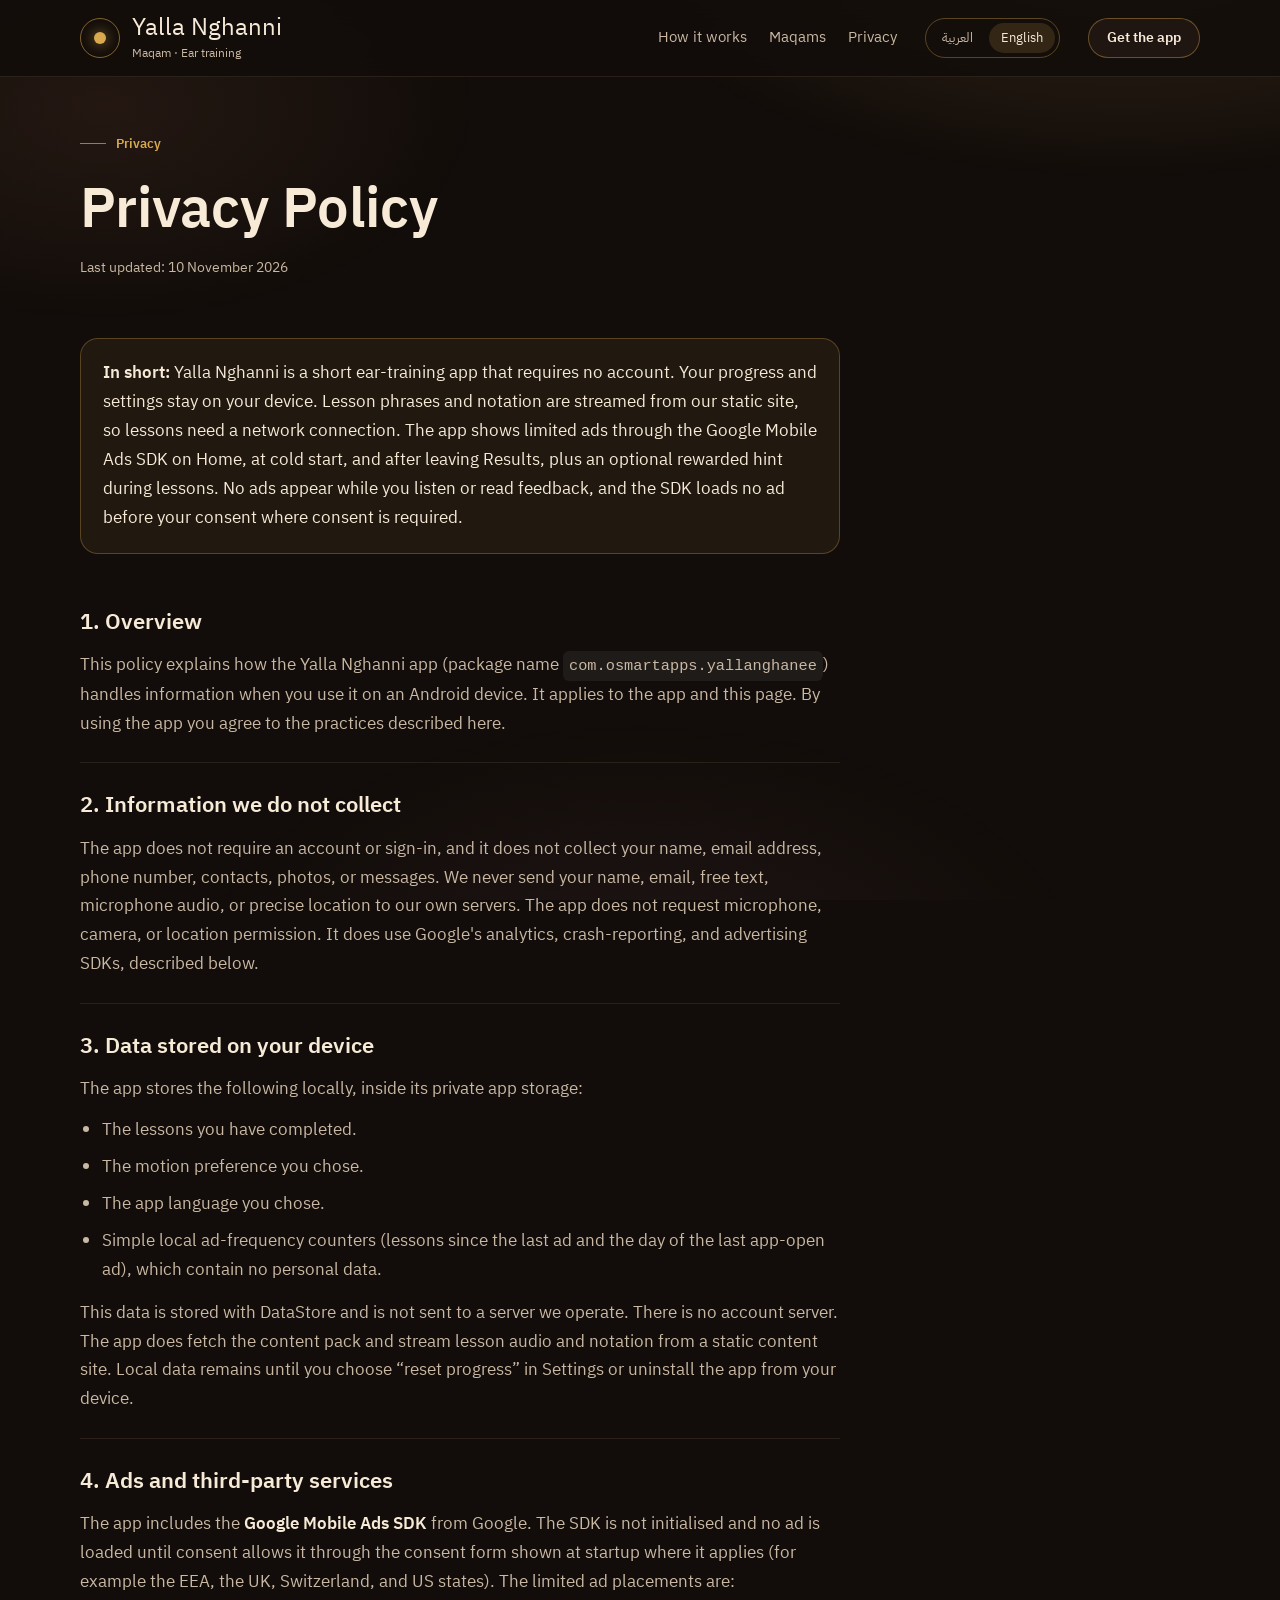
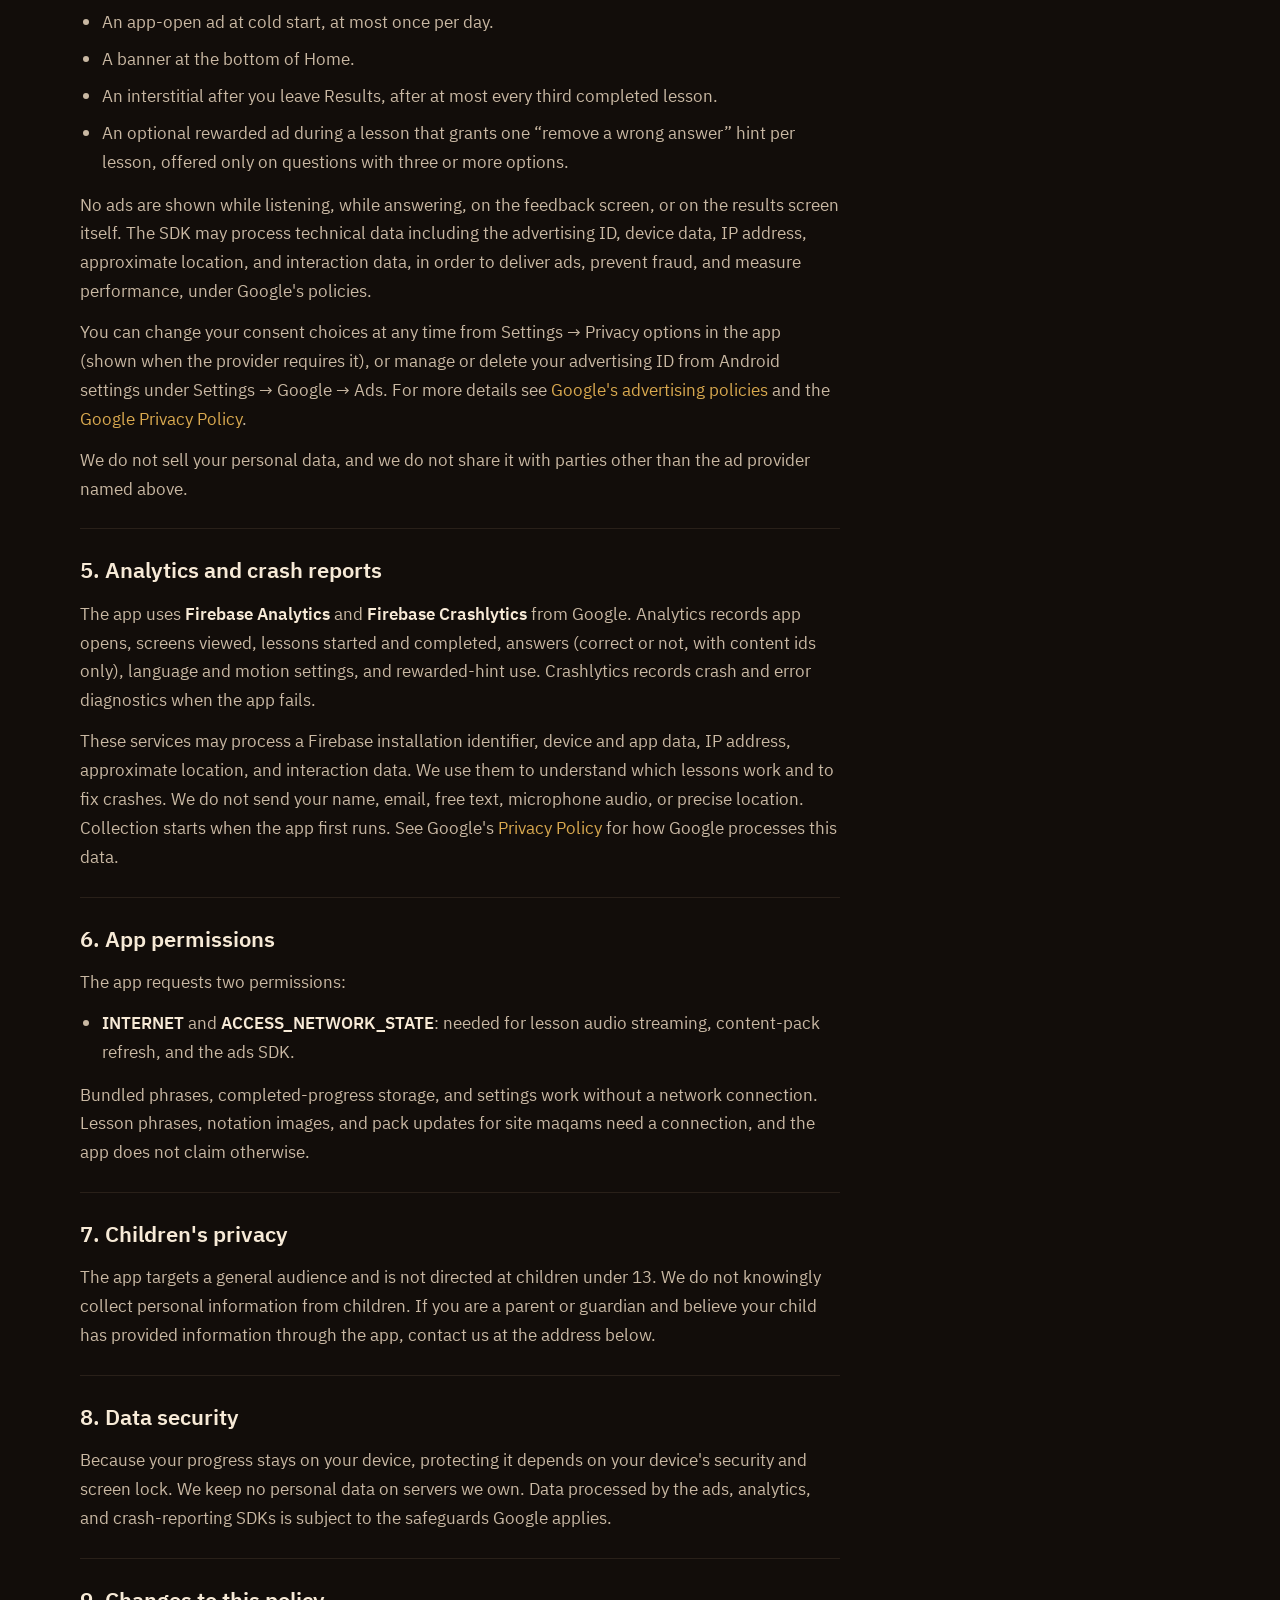
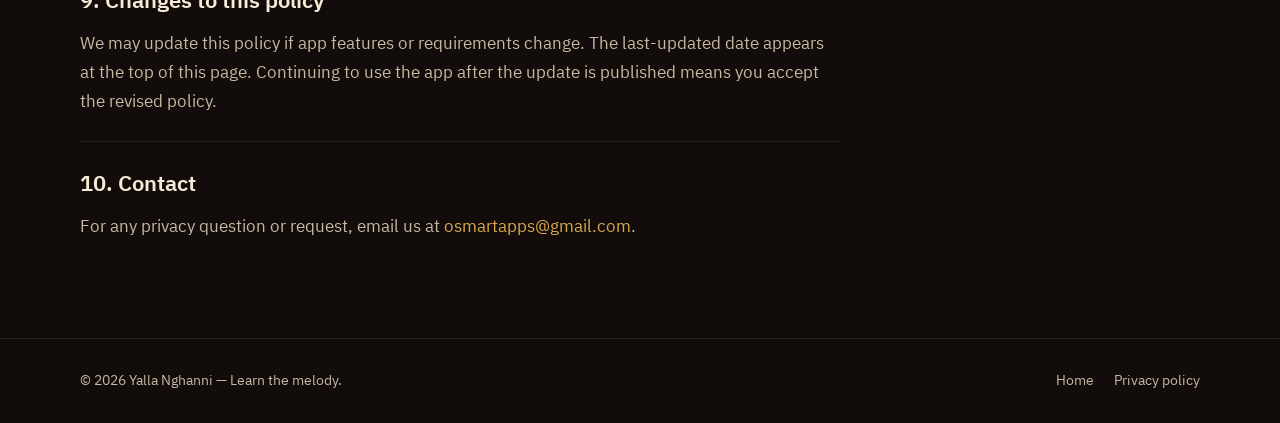
<file: site/public/en/privacy.html>
<!DOCTYPE html>
<html lang="en" dir="ltr">
<head>
  <meta charset="utf-8">
  <meta name="viewport" content="width=device-width, initial-scale=1">
  <title>Privacy Policy — Yalla Nghanni</title>
  <meta name="description" content="Privacy policy for Yalla Nghanni: your progress stays on your device, no account is required, with disclosure of the Google Mobile Ads, Firebase Analytics, and Crashlytics SDKs.">
  <meta name="theme-color" content="#120d0a">
  <meta property="og:type" content="article">
  <meta property="og:title" content="Privacy Policy — Yalla Nghanni">
  <meta property="og:description" content="How Yalla Nghanni handles your data: local progress storage, no account, and disclosure of the ads SDK.">
  <meta property="og:locale" content="en_US">
  <meta property="og:locale:alternate" content="ar_AR">
  <link rel="alternate" hreflang="ar" href="https://yallanganee-73906702.web.app/privacy.html">
  <link rel="alternate" hreflang="en" href="https://yallanganee-73906702.web.app/en/privacy.html">
  <link rel="alternate" hreflang="x-default" href="https://yallanganee-73906702.web.app/privacy.html">
  <link rel="icon" href="data:image/svg+xml,%3Csvg xmlns='http://www.w3.org/2000/svg' viewBox='0 0 64 64'%3E%3Crect width='64' height='64' rx='14' fill='%23120d0a'/%3E%3Ccircle cx='32' cy='32' r='18' fill='none' stroke='%23d9a94f' stroke-width='2.5'/%3E%3Ccircle cx='32' cy='32' r='7' fill='%23d9a94f'/%3E%3C/svg%3E">
  <link rel="preload" href="../assets/fonts/IBMPlexSansArabic-SemiBold.ttf" as="font" type="font/ttf" crossorigin>
  <link rel="stylesheet" href="../assets/css/site.css">
</head>
<body>
  <a class="skip-link" href="#main">Skip to content</a>

  <header class="site-header">
    <div class="wrap header-inner">
      <a class="brand" href="index.html" aria-label="Yalla Nghanni — home">
        <span class="brand-mark" aria-hidden="true"></span>
        <span>
          <span class="brand-name">Yalla Nghanni</span>
          <span class="brand-tag">Maqam · Ear training</span>
        </span>
      </a>
      <nav class="site-nav" aria-label="Main navigation">
        <a href="index.html#how">How it works</a>
        <a href="index.html#maqams">Maqams</a>
        <a href="privacy.html" aria-current="page">Privacy</a>
      </nav>
      <div class="lang-switch" role="group" aria-label="Language">
        <a href="../privacy.html" lang="ar" hreflang="ar">العربية</a>
        <a href="privacy.html" lang="en" hreflang="en" aria-current="true">English</a>
      </div>
      <a class="btn btn-small btn-ghost" href="index.html#download">Get the app</a>
    </div>
  </header>

  <main id="main" class="wrap">
    <header class="page-head">
      <p class="kicker">Privacy</p>
      <h1>Privacy Policy</h1>
      <p class="page-meta">Last updated: 10 November 2026</p>
    </header>

    <article class="prose">
      <div class="callout">
        <p>
          <strong>In short:</strong> Yalla Nghanni is a short ear-training app that requires no
          account. Your progress and settings stay on your device. Lesson phrases and notation are
          streamed from our static site, so lessons need a network connection. The app shows limited
          ads through the Google Mobile Ads SDK on Home, at cold start, and after leaving Results,
          plus an optional rewarded hint during lessons. No ads appear while you listen or read
          feedback, and the SDK loads no ad before your consent where consent is required.
        </p>
      </div>

      <section>
        <h2>1. Overview</h2>
        <p>
          This policy explains how the Yalla Nghanni app (package name
          <code>com.osmartapps.yallanghanee</code>) handles information when you use it on an
          Android device. It applies to the app and this page. By using the app you agree to the
          practices described here.
        </p>
      </section>

      <section>
        <h2>2. Information we do not collect</h2>
        <p>
          The app does not require an account or sign-in, and it does not collect your name, email
          address, phone number, contacts, photos, or messages. We never send your name, email,
          free text, microphone audio, or precise location to our own servers. The app does not
          request microphone, camera, or location permission. It does use Google's analytics,
          crash-reporting, and advertising SDKs, described below.
        </p>
      </section>

      <section>
        <h2>3. Data stored on your device</h2>
        <p>The app stores the following locally, inside its private app storage:</p>
        <ul>
          <li>The lessons you have completed.</li>
          <li>The motion preference you chose.</li>
          <li>The app language you chose.</li>
          <li>Simple local ad-frequency counters (lessons since the last ad and the day of the last
          app-open ad), which contain no personal data.</li>
        </ul>
        <p>
          This data is stored with DataStore and is not sent to a server we operate. There is no
          account server. The app does fetch the content pack and stream lesson audio and notation
          from a static content site. Local data remains until you choose “reset progress” in
          Settings or uninstall the app from your device.
        </p>
      </section>

      <section>
        <h2>4. Ads and third-party services</h2>
        <p>
          The app includes the <strong>Google Mobile Ads SDK</strong> from Google. The SDK is not
          initialised and no ad is loaded until consent allows it through the consent form shown at
          startup where it applies (for example the EEA, the UK, Switzerland, and US states). The
          limited ad placements are:
        </p>
        <ul>
          <li>An app-open ad at cold start, at most once per day.</li>
          <li>A banner at the bottom of Home.</li>
          <li>An interstitial after you leave Results, after at most every third completed lesson.</li>
          <li>An optional rewarded ad during a lesson that grants one “remove a wrong answer” hint
          per lesson, offered only on questions with three or more options.</li>
        </ul>
        <p>
          No ads are shown while listening, while answering, on the feedback screen, or on the
          results screen itself. The SDK may process technical data including the advertising ID,
          device data, IP address, approximate location, and interaction data, in order to deliver
          ads, prevent fraud, and measure performance, under Google's policies.
        </p>
        <p>
          You can change your consent choices at any time from Settings → Privacy options in the app
          (shown when the provider requires it), or manage or delete your advertising ID from
          Android settings under Settings → Google → Ads. For more details see
          <a href="https://policies.google.com/technologies/ads" rel="noopener">Google's advertising policies</a>
          and the <a href="https://policies.google.com/privacy" rel="noopener">Google Privacy Policy</a>.
        </p>
        <p>We do not sell your personal data, and we do not share it with parties other than the ad provider named above.</p>
      </section>

      <section>
        <h2>5. Analytics and crash reports</h2>
        <p>
          The app uses <strong>Firebase Analytics</strong> and <strong>Firebase Crashlytics</strong>
          from Google. Analytics records app opens, screens viewed, lessons started and completed,
          answers (correct or not, with content ids only), language and motion settings, and
          rewarded-hint use. Crashlytics records crash and error diagnostics when the app fails.
        </p>
        <p>
          These services may process a Firebase installation identifier, device and app data, IP
          address, approximate location, and interaction data. We use them to understand which
          lessons work and to fix crashes. We do not send your name, email, free text, microphone
          audio, or precise location. Collection starts when the app first runs. See Google's
          <a href="https://policies.google.com/privacy" rel="noopener">Privacy Policy</a> for how
          Google processes this data.
        </p>
      </section>

      <section>
        <h2>6. App permissions</h2>
        <p>The app requests two permissions:</p>
        <ul>
          <li><strong>INTERNET</strong> and <strong>ACCESS_NETWORK_STATE</strong>: needed for lesson audio streaming, content-pack refresh, and the ads SDK.</li>
        </ul>
        <p>
          Bundled phrases, completed-progress storage, and settings work without a network
          connection. Lesson phrases, notation images, and pack updates for site maqams need a
          connection, and the app does not claim otherwise.
        </p>
      </section>

      <section>
        <h2>7. Children's privacy</h2>
        <p>
          The app targets a general audience and is not directed at children under 13. We do not
          knowingly collect personal information from children. If you are a parent or guardian and
          believe your child has provided information through the app, contact us at the address
          below.
        </p>
      </section>

      <section>
        <h2>8. Data security</h2>
        <p>
          Because your progress stays on your device, protecting it depends on your device's
          security and screen lock. We keep no personal data on servers we own. Data processed by
          the ads, analytics, and crash-reporting SDKs is subject to the safeguards Google applies.
        </p>
      </section>

      <section>
        <h2>9. Changes to this policy</h2>
        <p>
          We may update this policy if app features or requirements change. The last-updated date
          appears at the top of this page. Continuing to use the app after the update is published
          means you accept the revised policy.
        </p>
      </section>

      <section>
        <h2>10. Contact</h2>
        <p>
          For any privacy question or request, email us at
          <a href="mailto:osmartapps@gmail.com">osmartapps@gmail.com</a>.
        </p>
      </section>
    </article>
  </main>

  <footer class="site-footer">
    <div class="wrap footer-inner">
      <p>© 2026 Yalla Nghanni — Learn the melody.</p>
      <nav class="footer-links" aria-label="Footer links">
        <a href="index.html">Home</a>
        <a href="privacy.html" aria-current="page">Privacy policy</a>
      </nav>
    </div>
  </footer>
</body>
</html>
</file>
<file: site/public/assets/css/site.css>
@font-face {
  font-family: "IBM Plex Sans Arabic";
  src: url("../fonts/IBMPlexSansArabic-Regular.ttf") format("truetype");
  font-weight: 400;
  font-style: normal;
  font-display: swap;
}

@font-face {
  font-family: "IBM Plex Sans Arabic";
  src: url("../fonts/IBMPlexSansArabic-SemiBold.ttf") format("truetype");
  font-weight: 600;
  font-style: normal;
  font-display: swap;
}

@font-face {
  font-family: "Aref Ruqaa";
  src: url("../fonts/ArefRuqaa-Bold.ttf") format("truetype");
  font-weight: 700;
  font-style: normal;
  font-display: swap;
}

:root {
  --bg: #120d0a;
  --surface: #1e1612;
  --surface-high: #2a1f19;
  --outline: #4a3a30;
  --text: #f7ead7;
  --muted: #c9b8a3;
  --gold: #d9a94f;
  --gold-bright: #e5bc6e;
  --rast: #e2a45c;
  --hijaz: #c97b5a;
  --nahawand: #c77e9b;
  --radius-lg: 28px;
  --radius-md: 18px;
  --font-ui: "IBM Plex Sans Arabic", system-ui, -apple-system, "Segoe UI", sans-serif;
  --font-display: "Aref Ruqaa", "IBM Plex Sans Arabic", serif;
}

html[lang="en"] {
  --font-display: "IBM Plex Sans Arabic", system-ui, -apple-system, "Segoe UI", sans-serif;
}

html[lang="en"] body {
  line-height: 1.7;
}

html[lang="en"] .hero h1 {
  font-size: clamp(42px, 6vw, 68px);
  letter-spacing: -0.01em;
}

html[lang="en"] .step::before {
  content: counter(step, decimal);
}

*,
*::before,
*::after {
  box-sizing: border-box;
}

html {
  scroll-behavior: smooth;
}

body {
  margin: 0;
  background: var(--bg);
  color: var(--text);
  font-family: var(--font-ui);
  font-size: 17px;
  line-height: 1.85;
  -webkit-font-smoothing: antialiased;
  text-rendering: optimizeLegibility;
  overflow-x: hidden;
}

body::before {
  content: "";
  position: fixed;
  inset: 0;
  z-index: -1;
  pointer-events: none;
  background:
    radial-gradient(60% 40% at 88% -8%, rgba(226, 164, 92, 0.16), transparent 70%),
    radial-gradient(42% 34% at 8% 12%, rgba(201, 123, 90, 0.1), transparent 70%),
    radial-gradient(52% 46% at 50% 112%, rgba(199, 126, 155, 0.08), transparent 70%);
}

h1,
h2,
h3 {
  margin: 0;
  font-family: var(--font-display);
  font-weight: 700;
  line-height: 1.35;
}

p {
  margin: 0;
}

a {
  color: var(--gold);
  text-decoration: none;
}

a:hover {
  text-decoration: underline;
  text-underline-offset: 4px;
}

img {
  display: block;
  max-width: 100%;
}

:focus-visible {
  outline: 2px solid var(--gold);
  outline-offset: 3px;
  border-radius: 6px;
}

.wrap {
  width: min(1120px, 100% - 48px);
  margin-inline: auto;
}

.skip-link {
  position: absolute;
  inset-inline-start: 16px;
  top: -80px;
  z-index: 50;
  padding: 10px 18px;
  border-radius: 999px;
  background: var(--gold);
  color: #1a120c;
  font-weight: 600;
  transition: top 0.15s ease;
}

.skip-link:focus {
  top: 16px;
  text-decoration: none;
}

/* Header */

.site-header {
  position: sticky;
  top: 0;
  z-index: 20;
  background: rgba(18, 13, 10, 0.82);
  backdrop-filter: blur(14px);
  -webkit-backdrop-filter: blur(14px);
  border-bottom: 1px solid rgba(122, 99, 83, 0.22);
}

.header-inner {
  display: flex;
  flex-wrap: wrap;
  align-items: center;
  gap: 14px 28px;
  padding-block: 14px;
}

.brand {
  display: flex;
  align-items: center;
  gap: 12px;
  color: var(--text);
}

.brand:hover {
  text-decoration: none;
}

.brand-mark {
  position: relative;
  display: grid;
  place-items: center;
  width: 40px;
  height: 40px;
  border: 1px solid rgba(217, 169, 79, 0.55);
  border-radius: 50%;
}

.brand-mark::before {
  content: "";
  width: 12px;
  height: 12px;
  border-radius: 50%;
  background: var(--gold);
  box-shadow: 0 0 14px rgba(217, 169, 79, 0.7);
}

.brand-name {
  font-family: var(--font-display);
  font-size: 24px;
  line-height: 1.1;
}

.brand-tag {
  display: block;
  font-size: 12px;
  line-height: 1.4;
  color: var(--muted);
}

.site-nav {
  display: flex;
  gap: 22px;
  margin-inline-start: auto;
  font-size: 15px;
}

.site-nav a {
  color: var(--muted);
}

.site-nav a:hover {
  color: var(--text);
  text-decoration: none;
}

.site-header .btn {
  margin-inline-start: 0;
}

/* Language switch */

.lang-switch {
  display: inline-flex;
  gap: 4px;
  padding: 4px;
  border: 1px solid rgba(217, 169, 79, 0.35);
  border-radius: 999px;
  font-size: 13px;
}

.lang-switch a {
  padding: 4px 12px;
  border-radius: 999px;
  color: var(--muted);
}

.lang-switch a:hover {
  color: var(--text);
  text-decoration: none;
}

.lang-switch a[aria-current="true"] {
  background: rgba(217, 169, 79, 0.16);
  color: var(--text);
}

/* Buttons */

.btn {
  display: inline-flex;
  align-items: center;
  justify-content: center;
  gap: 10px;
  padding: 14px 26px;
  border: 1px solid transparent;
  border-radius: 999px;
  font-family: var(--font-ui);
  font-size: 16px;
  font-weight: 600;
  line-height: 1.4;
  text-align: center;
  cursor: pointer;
  transition: transform 0.15s ease, background-color 0.15s ease, border-color 0.15s ease;
}

.btn:hover {
  text-decoration: none;
  transform: translateY(-1px);
}

.btn-primary {
  background: var(--gold);
  color: #1a120c;
}

.btn-primary:hover {
  background: var(--gold-bright);
}

.btn-ghost {
  background: rgba(42, 31, 25, 0.5);
  border-color: rgba(217, 169, 79, 0.4);
  color: var(--text);
}

.btn-ghost:hover {
  background: rgba(42, 31, 25, 0.9);
}

.btn-small {
  padding: 9px 18px;
  font-size: 14px;
}

/* Hero */

.hero {
  padding-block: 72px 44px;
}

.hero-grid {
  display: grid;
  grid-template-columns: 1.15fr 0.85fr;
  gap: 56px;
  align-items: center;
}

.kicker {
  display: flex;
  align-items: center;
  gap: 10px;
  margin-bottom: 16px;
  color: var(--gold);
  font-size: 13px;
  font-weight: 600;
}

.kicker::before {
  content: "";
  width: 26px;
  height: 1px;
  background: var(--gold);
  opacity: 0.7;
}

.hero h1 {
  margin-bottom: 20px;
  font-size: clamp(46px, 7vw, 82px);
  line-height: 1.12;
}

.lede {
  max-width: 52ch;
  color: var(--muted);
  font-size: clamp(17px, 2vw, 20px);
  line-height: 1.9;
}

.hero-actions {
  display: flex;
  flex-wrap: wrap;
  gap: 14px;
  margin-top: 32px;
}

.hero-chips {
  display: flex;
  flex-wrap: wrap;
  gap: 10px 24px;
  margin: 34px 0 0;
  padding: 0;
  list-style: none;
  color: var(--muted);
  font-size: 14px;
}

.hero-chips li {
  display: flex;
  align-items: center;
  gap: 8px;
}

.hero-chips li::before {
  content: "";
  width: 6px;
  height: 6px;
  border-radius: 50%;
  background: var(--gold);
}

.orb-stage {
  display: grid;
  justify-items: center;
  gap: 22px;
}

.orb {
  position: relative;
  display: grid;
  place-items: center;
  width: min(100%, 360px);
  aspect-ratio: 1;
}

.orb::before {
  content: "";
  position: absolute;
  inset: -12%;
  border-radius: 50%;
  background: radial-gradient(circle, rgba(217, 169, 79, 0.16), transparent 65%);
  filter: blur(10px);
}

.orb-ring {
  position: absolute;
  border-radius: 50%;
  border: 1px solid rgba(217, 169, 79, 0.18);
}

.orb-ring-1 {
  inset: 0;
  animation: breathe 7s ease-in-out infinite;
}

.orb-ring-2 {
  inset: 11%;
  border-color: rgba(226, 164, 92, 0.22);
}

.orb-core {
  position: relative;
  display: flex;
  align-items: center;
  justify-content: center;
  gap: 7px;
  width: 62%;
  aspect-ratio: 1;
  border: 1px solid rgba(217, 169, 79, 0.38);
  border-radius: 50%;
  background: radial-gradient(circle at 34% 28%, #3b2a1e, #1b1310 72%);
  box-shadow: inset 0 0 46px rgba(217, 169, 79, 0.12), 0 30px 70px rgba(0, 0, 0, 0.55);
}

.orb-core i {
  width: 7px;
  border-radius: 99px;
  background: linear-gradient(var(--rast), var(--gold));
  box-shadow: 0 0 12px rgba(217, 169, 79, 0.35);
  animation: equalize 1.8s ease-in-out infinite;
}

.orb-core i:nth-child(1) {
  height: 28px;
  animation-delay: -0.5s;
}

.orb-core i:nth-child(2) {
  height: 54px;
  animation-delay: -0.2s;
}

.orb-core i:nth-child(3) {
  height: 38px;
  animation-delay: -0.7s;
}

.orb-core i:nth-child(4) {
  height: 62px;
  animation-delay: -0.35s;
}

.orb-core i:nth-child(5) {
  height: 34px;
  animation-delay: -0.9s;
}

.orb-caption {
  color: var(--muted);
  font-size: 14px;
  text-align: center;
}

/* Sections */

.section {
  padding-block: 56px;
}

.section-head {
  max-width: 660px;
  margin-bottom: 34px;
}

.section-head h2 {
  margin-bottom: 12px;
  font-size: clamp(30px, 4vw, 42px);
}

.section-head p {
  color: var(--muted);
}

/* Feature cards */

.grid {
  display: grid;
  grid-template-columns: repeat(auto-fit, minmax(240px, 1fr));
  gap: 18px;
}

.card {
  padding: 26px 24px;
  border: 1px solid var(--outline);
  border-radius: var(--radius-md);
  background: linear-gradient(180deg, rgba(42, 31, 25, 0.85), rgba(30, 22, 18, 0.9));
  transition: border-color 0.2s ease, transform 0.2s ease;
}

.card:hover {
  border-color: rgba(217, 169, 79, 0.45);
  transform: translateY(-2px);
}

.card-icon {
  display: grid;
  place-items: center;
  width: 44px;
  height: 44px;
  margin-bottom: 18px;
  border-radius: 14px;
  background: rgba(217, 169, 79, 0.12);
  color: var(--gold);
}

.card h3 {
  margin-bottom: 8px;
  font-family: var(--font-ui);
  font-size: 18px;
  font-weight: 600;
  line-height: 1.6;
}

.card p {
  color: var(--muted);
  font-size: 15.5px;
}

/* Steps */

.steps {
  display: grid;
  gap: 16px;
  margin: 0;
  padding: 0;
  list-style: none;
  counter-reset: step;
}

.step {
  display: grid;
  grid-template-columns: auto 1fr;
  gap: 20px;
  align-items: start;
  padding: 24px;
  border: 1px solid var(--outline);
  border-radius: var(--radius-md);
  background: rgba(30, 22, 18, 0.75);
}

.step::before {
  counter-increment: step;
  content: counter(step, arabic-indic);
  display: grid;
  place-items: center;
  width: 44px;
  height: 44px;
  border: 1px solid rgba(217, 169, 79, 0.45);
  border-radius: 50%;
  color: var(--gold);
  font-size: 17px;
  line-height: 1;
}

.step h3 {
  margin-bottom: 6px;
  font-family: var(--font-ui);
  font-size: 17px;
  font-weight: 600;
  line-height: 1.6;
}

.step p {
  color: var(--muted);
  font-size: 15.5px;
}

/* Maqams */

.maqams {
  display: grid;
  grid-template-columns: repeat(auto-fit, minmax(250px, 1fr));
  gap: 18px;
}

.maqam {
  position: relative;
  overflow: hidden;
  padding: 28px 26px 30px;
  border: 1px solid var(--outline);
  border-radius: var(--radius-lg);
  background: var(--surface);
}

.maqam::before {
  content: "";
  position: absolute;
  inset-inline: 0;
  top: 0;
  height: 3px;
  background: var(--accent);
}

.maqam::after {
  content: "";
  position: absolute;
  top: -40px;
  inset-inline-start: -40px;
  width: 160px;
  height: 160px;
  border-radius: 50%;
  background: radial-gradient(circle, var(--accent), transparent 70%);
  opacity: 0.18;
  pointer-events: none;
}

.maqam-sigil {
  position: relative;
  display: grid;
  place-items: center;
  width: 46px;
  height: 46px;
  margin-bottom: 20px;
  border: 1px solid var(--accent);
  border-radius: 50%;
}

.maqam-sigil::before {
  content: "";
  width: 14px;
  height: 14px;
  border-radius: 50%;
  background: var(--accent);
  box-shadow: 0 0 16px var(--accent);
}

.maqam-jins {
  margin-bottom: 4px;
  color: var(--muted);
  font-size: 13px;
}

.maqam h3 {
  margin-bottom: 10px;
  font-size: 30px;
}

.maqam p {
  color: var(--muted);
  font-size: 15.5px;
  line-height: 1.85;
}

.maqam-rast {
  --accent: var(--rast);
}

.maqam-hijaz {
  --accent: var(--hijaz);
}

.maqam-nahawand {
  --accent: var(--nahawand);
}

/* Download */

.download {
  padding-block: 40px 80px;
}

.download-panel {
  display: grid;
  grid-template-columns: 1.2fr auto;
  gap: 36px;
  align-items: center;
  padding: clamp(30px, 5vw, 56px);
  border: 1px solid rgba(217, 169, 79, 0.35);
  border-radius: 36px;
  background:
    radial-gradient(120% 160% at 88% 0%, rgba(217, 169, 79, 0.18), transparent 55%),
    linear-gradient(160deg, #241a14, #160f0c);
}

.download-panel h2 {
  margin-bottom: 12px;
  font-size: clamp(28px, 3.5vw, 38px);
}

.download-panel p {
  color: var(--muted);
}

.download-actions {
  display: grid;
  gap: 12px;
  justify-items: start;
}

.fineprint {
  font-size: 13px;
  color: var(--muted);
}

/* Footer */

.site-footer {
  padding-block: 30px;
  border-top: 1px solid rgba(122, 99, 83, 0.25);
  color: var(--muted);
  font-size: 14px;
}

.footer-inner {
  display: flex;
  flex-wrap: wrap;
  gap: 16px 32px;
  align-items: center;
  justify-content: space-between;
}

.footer-links {
  display: flex;
  flex-wrap: wrap;
  gap: 20px;
}

.footer-links a {
  color: var(--muted);
}

.footer-links a:hover {
  color: var(--text);
}

/* Privacy page */

.page-head {
  max-width: 760px;
  padding-block: 56px 8px;
}

.page-head h1 {
  margin-bottom: 10px;
  font-size: clamp(38px, 6vw, 56px);
}

.page-meta {
  color: var(--muted);
  font-size: 14px;
}

.prose {
  max-width: 760px;
  padding-block: 24px 72px;
}

.prose section {
  padding-block: 24px;
  border-top: 1px solid rgba(122, 99, 83, 0.22);
}

.prose section:first-of-type {
  border-top: 0;
}

.prose h2 {
  margin-bottom: 12px;
  font-family: var(--font-ui);
  font-size: 22px;
  font-weight: 600;
  line-height: 1.6;
}

.prose p {
  margin-bottom: 12px;
  color: var(--muted);
}

.prose p:last-child {
  margin-bottom: 0;
}

.prose ul {
  margin: 0 0 14px;
  padding-inline-start: 22px;
  color: var(--muted);
}

.prose li {
  margin-bottom: 8px;
}

.prose strong {
  color: var(--text);
  font-weight: 600;
}

.prose a {
  word-break: break-word;
}

.callout {
  margin-block: 26px;
  padding: 20px 22px;
  border: 1px solid rgba(217, 169, 79, 0.3);
  border-radius: var(--radius-md);
  background: rgba(217, 169, 79, 0.08);
}

.callout p {
  margin: 0;
  color: var(--text);
}

code {
  display: inline-block;
  padding: 2px 6px;
  border-radius: 6px;
  background: rgba(255, 255, 255, 0.06);
  font-family: ui-monospace, SFMono-Regular, Menlo, Consolas, monospace;
  font-size: 0.9em;
  direction: ltr;
}

@keyframes equalize {
  0%,
  100% {
    transform: scaleY(0.55);
  }
  50% {
    transform: scaleY(1);
  }
}

@keyframes breathe {
  0%,
  100% {
    transform: scale(1);
    opacity: 0.8;
  }
  50% {
    transform: scale(1.03);
    opacity: 1;
  }
}

@media (max-width: 900px) {
  .hero-grid {
    grid-template-columns: 1fr;
    gap: 44px;
  }

  .orb {
    width: min(70vw, 320px);
  }

  .site-nav {
    order: 3;
    width: 100%;
    margin-inline-start: 0;
    gap: 18px;
  }

  .site-header .btn {
    margin-inline-start: auto;
  }

  .download-panel {
    grid-template-columns: 1fr;
    gap: 28px;
  }
}

@media (max-width: 560px) {
  .wrap {
    width: min(1120px, 100% - 32px);
  }

  .hero {
    padding-block: 48px 28px;
  }

  .section {
    padding-block: 44px;
  }

  .step {
    grid-template-columns: 1fr;
    gap: 12px;
  }

  .download {
    padding-block: 24px 64px;
  }
}

@media (prefers-reduced-motion: reduce) {
  html {
    scroll-behavior: auto;
  }

  *,
  *::before,
  *::after {
    animation: none !important;
    transition: none !important;
  }
}
</file>
